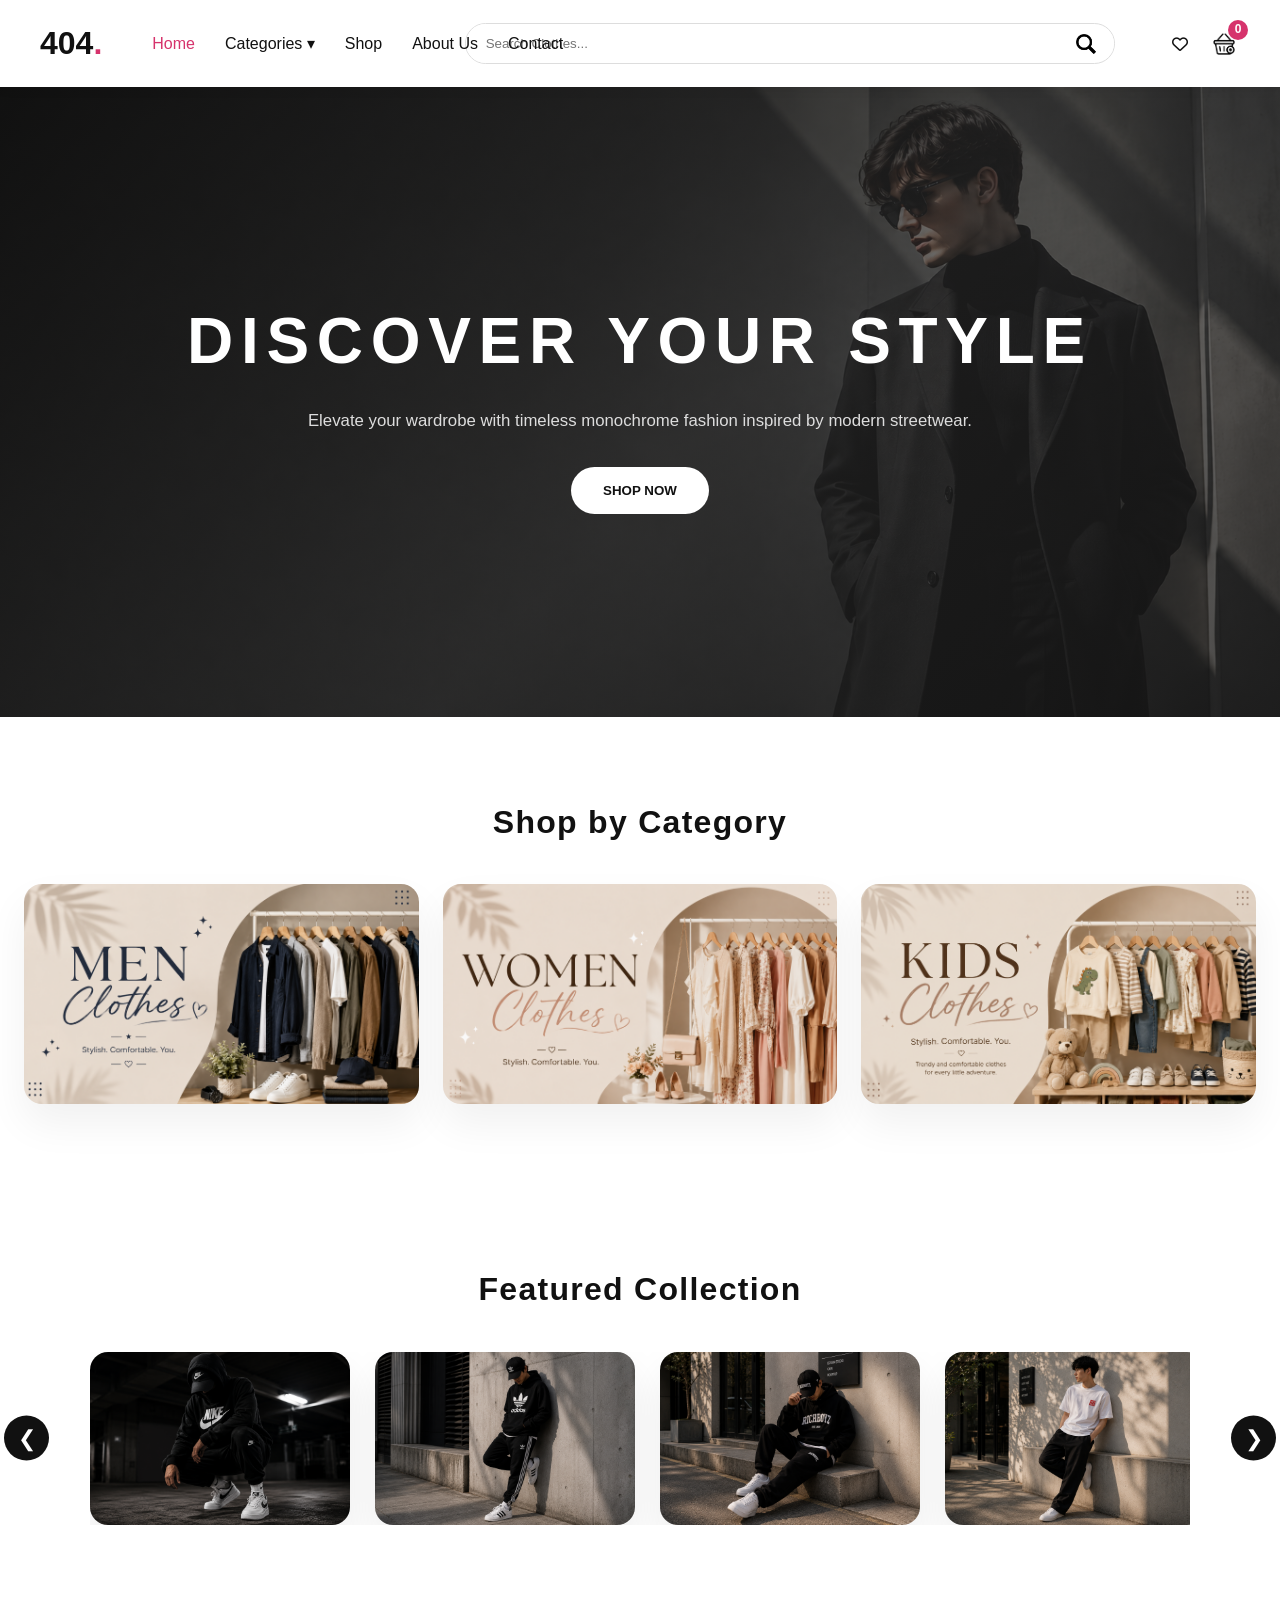
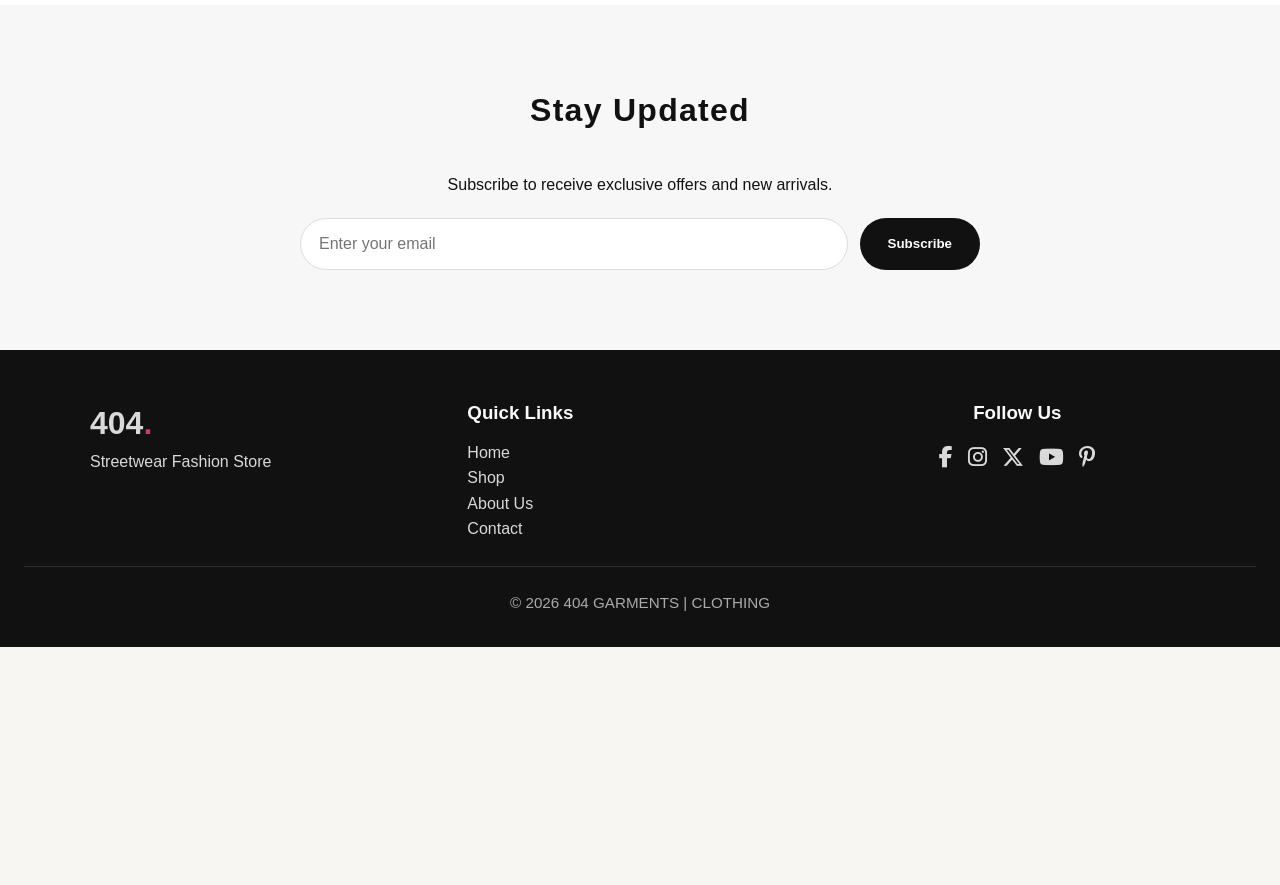
<file: index.html>
<!DOCTYPE html>
<html lang="en">
<head>
    <meta charset="UTF-8">
   <meta http-equiv="refresh" content="0; url=html/home.html">
    <title>Redirecting...</title>
</head>
<body>
    <p>If you are not redirected automatically, <a href="html/home.html">click here</a>.</p>
</body>
</html>
</file>
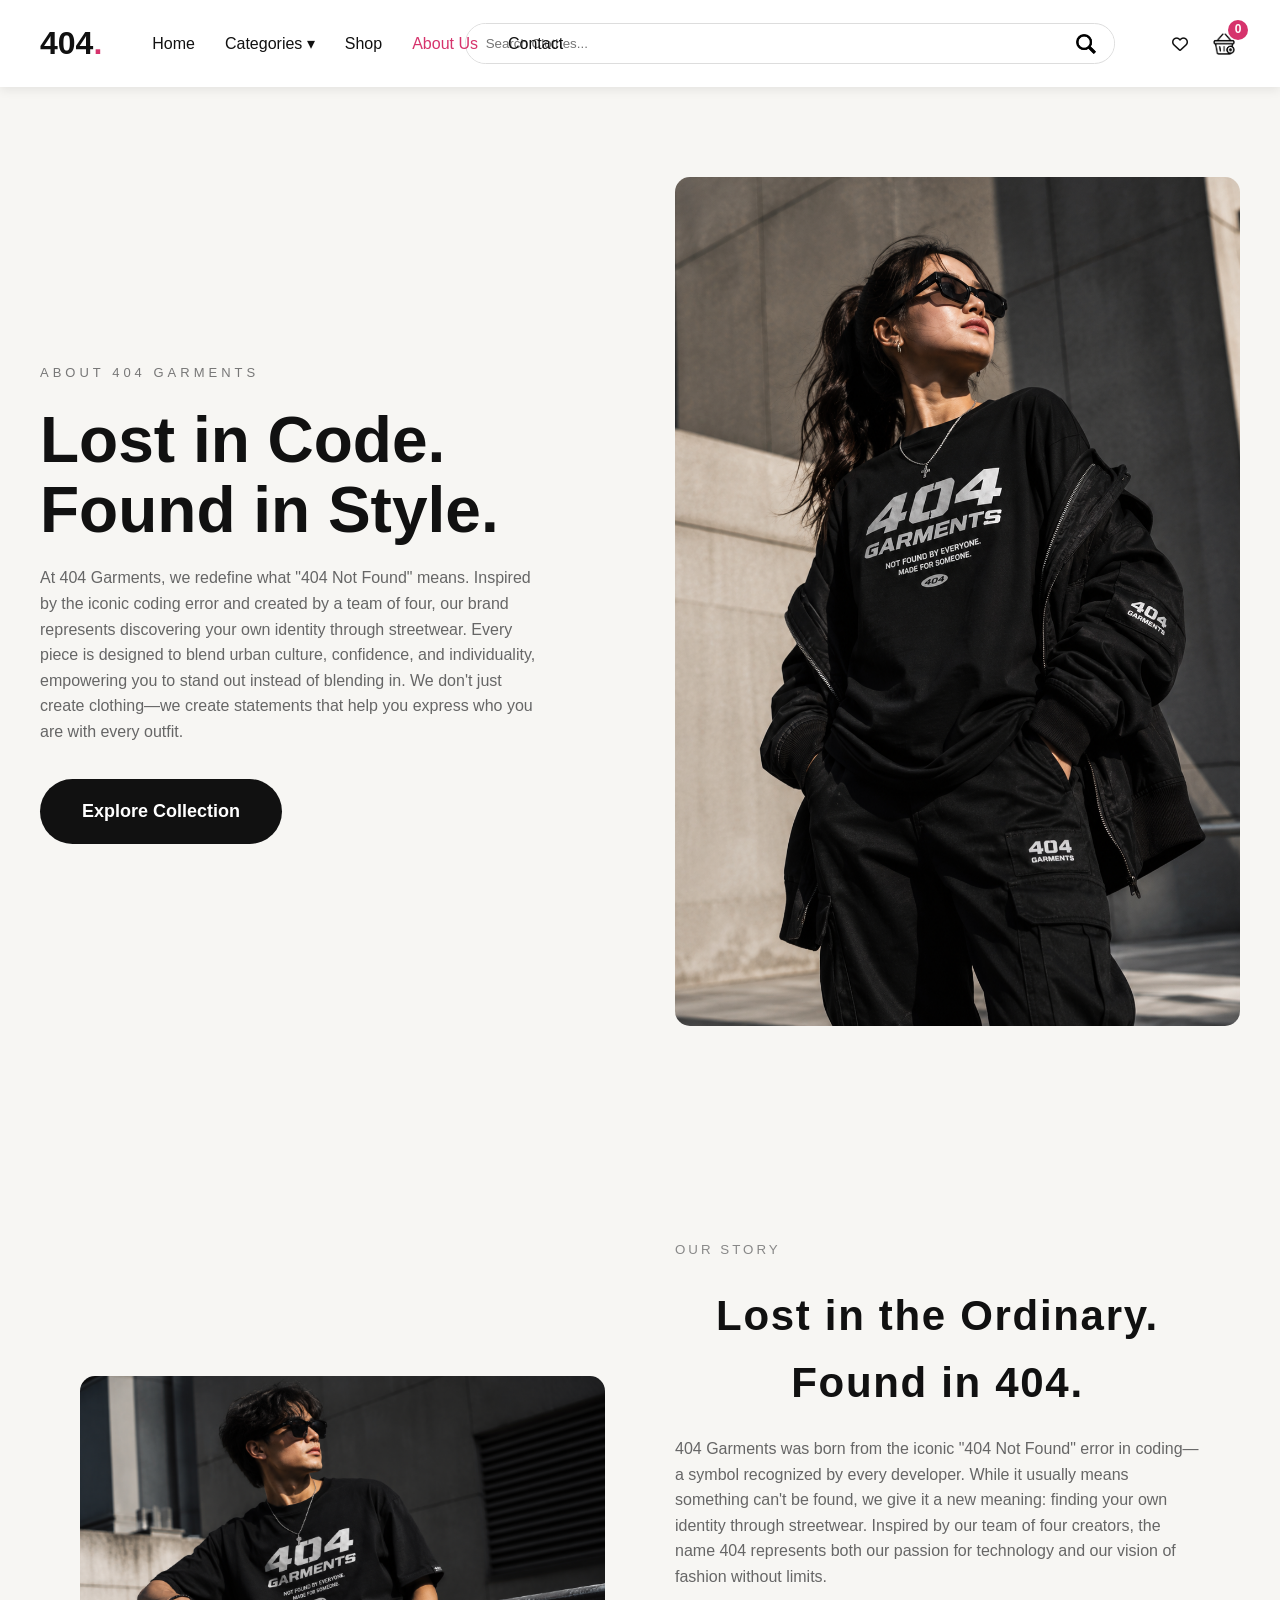
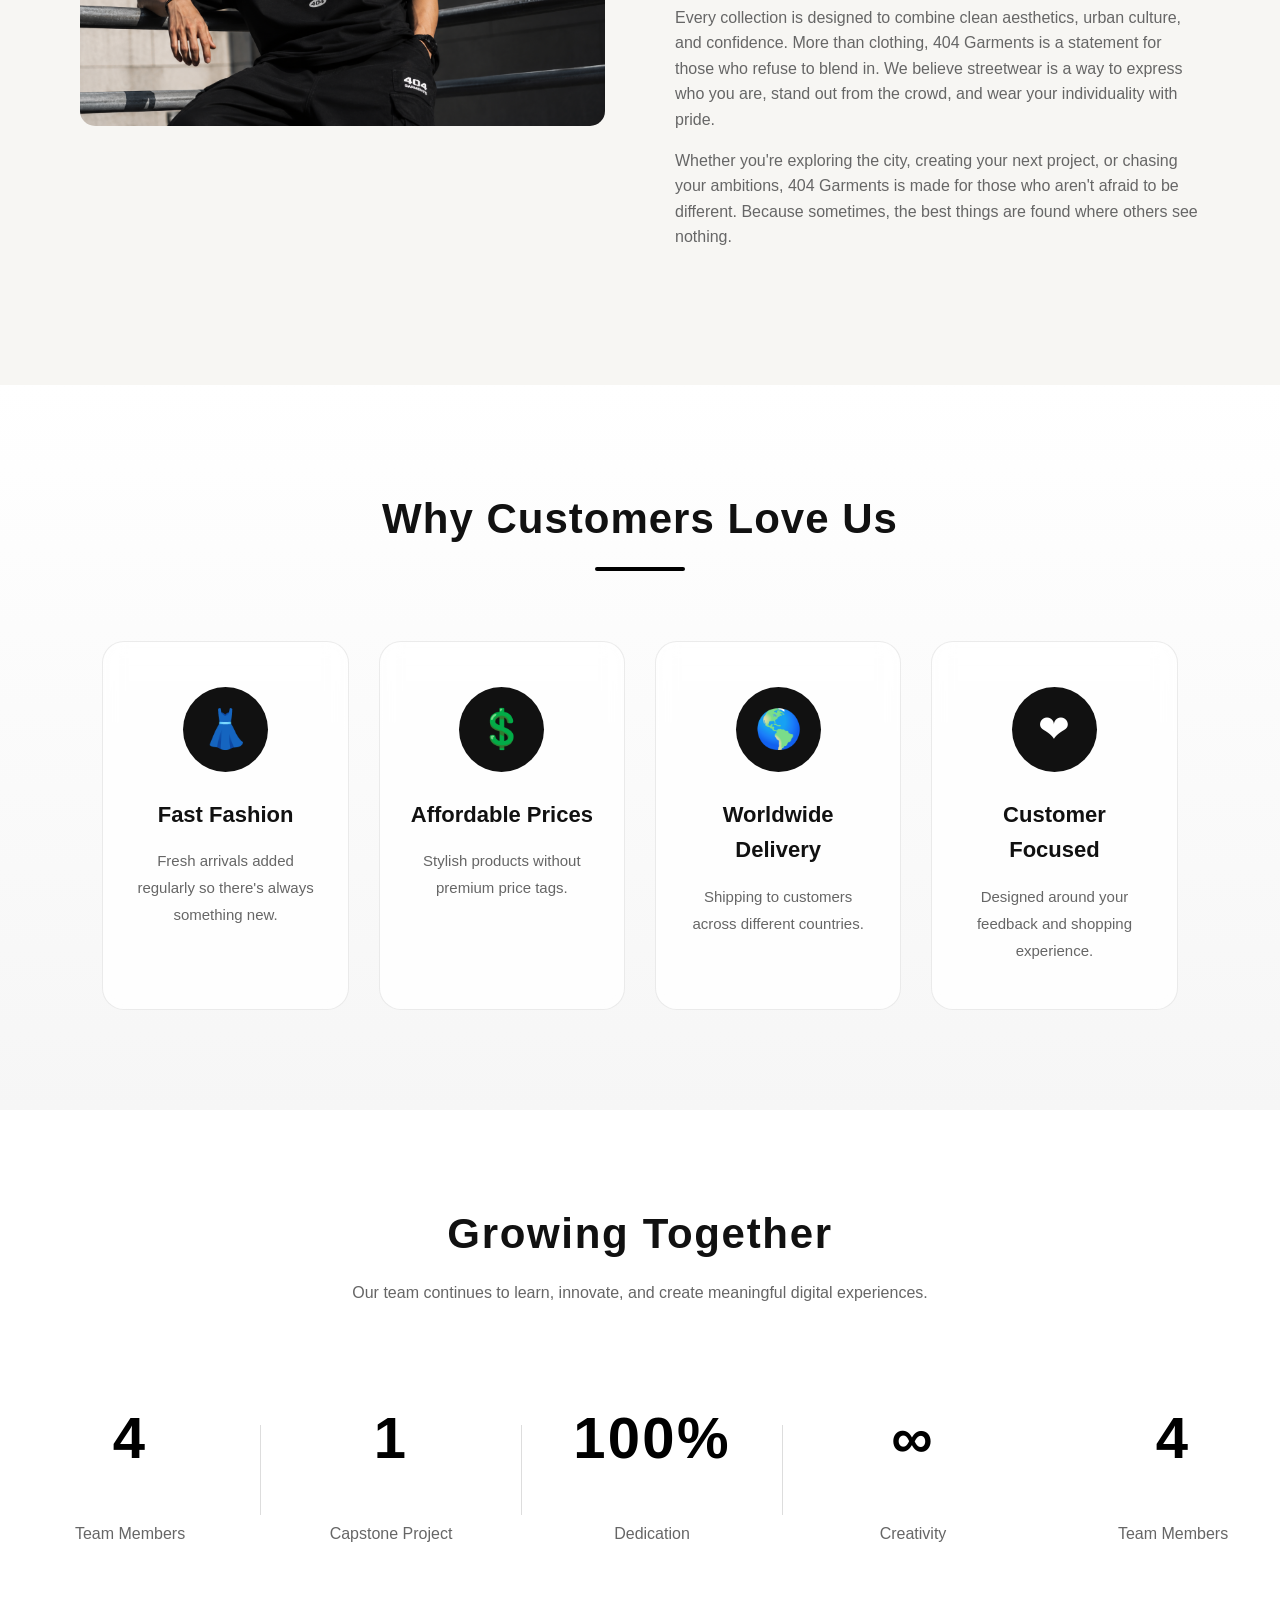
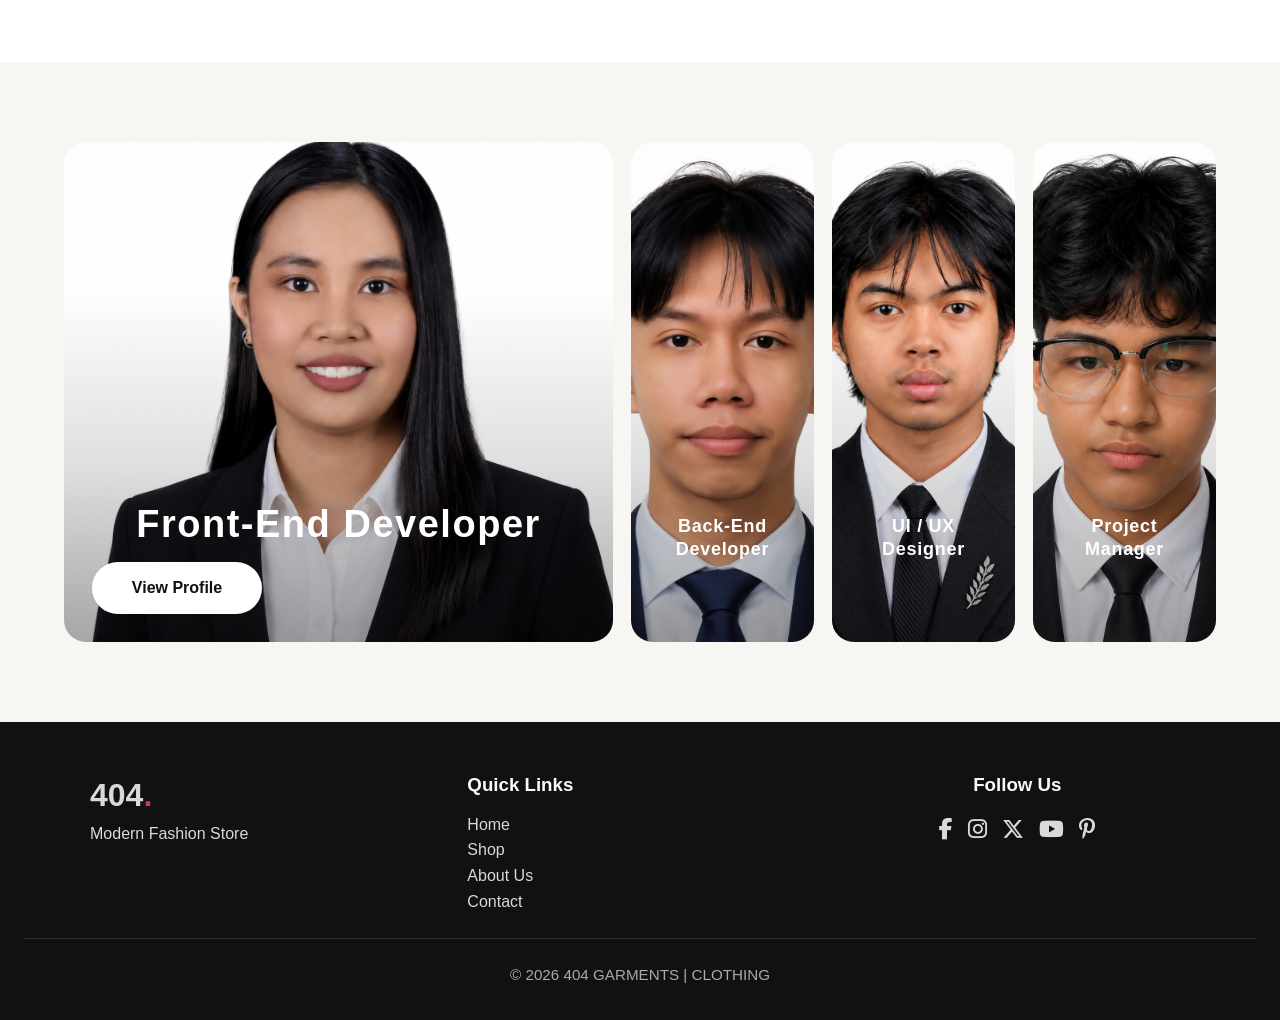
<file: html/aboutus.html>
<!DOCTYPE html>
<html lang="en">
<head>
    <meta charset="UTF-8">
    <meta name="viewport" content="width=device-width, initial-scale=1.0">
    <link rel="stylesheet" href="../css/home.css">
    <link rel="stylesheet" href="../css/aboutus.css">
    <link rel="stylesheet" href="../css/modals.css">
    <link rel="stylesheet" href="https://cdnjs.cloudflare.com/ajax/libs/font-awesome/6.6.0/css/all.min.css">
    <title>404 Garments | About Us</title>
</head>  
<body>

    <header>
      <div class="left">

        <a href="home.html" class="logo">
            404<span class="logo-dot">.</span>
        </a>

        <button class="hamburger" id="hamburgerBtn" aria-label="Toggle navigation" aria-expanded="false">
            <span></span>
            <span></span>
            <span></span>
        </button>

        <nav id="mainNav">
            <a href="home.html">Home</a>

            <div class="dropdown">

                <a href="#">Categories ▾</a>

                <div class="mega-menu">

                    <div class="menu-left">

                        <a href="shop.html?category=men" class="category-link active" data-target="men-products">Men</a>
                        <a href="shop.html?category=women" class="category-link" data-target="women-products">Women</a>
                        <a href="shop.html?category=kids" class="category-link" data-target="kids-products">Kids</a>

                    </div>

                    <div class="menu-right">

                        <!-- MEN -->
                        <div id="men-products" class="product-group active">
                            <div class="menu-card">
                                <a href="shop.html?category=men"><img src="../images/addto.png"><span>View All</span></a>
                            </div>
                            <div class="menu-card">
                                <a href="shop.html?category=men&brand=nike"><img src="../images/nikeBrandLogo.png"><span>Nike</span></a>
                            </div>
                            <div class="menu-card">
                                <a href="shop.html?category=men&brand=richboyz"><img src="../images/richboyzlogo.png"><span>Richboyz</span></a>
                            </div>
                            <div class="menu-card">
                                <a href="shop.html?category=men&brand=adidas"><img src="../images/adidaslogo.jpg"><span>adidas</span></a>
                            </div>
                            <div class="menu-card">
                                <a href="shop.html?category=men&brand=uniqlo"><img src="../images/uniqlologo.png"><span>Uniqlo</span></a>
                            </div>
                        </div>

                        <!-- Kids -->
                        <div id="kids-products" class="product-group">
                            <div class="menu-card">
                                <a href="shop.html?category=kids"><img src="../images/addto.png"><span>View All</span></a>
                            </div>
                            <div class="menu-card">
                                <a href="shop.html?category=kids&brand=nike"><img src="../images/nikeBrandLogo.png"><span>Nike</span></a>
                            </div>
                            <div class="menu-card">
                                <a href="shop.html?category=kids&brand=richboyz"><img src="../images/richboyzlogo.png"><span>Richboyz</span></a>
                            </div>
                            <div class="menu-card">
                                <a href="shop.html?category=kids&brand=adidas"><img src="../images/adidaslogo.jpg"><span>adidas</span></a>
                            </div>
                            <div class="menu-card">
                                <a href="shop.html?category=kids&brand=uniqlo"><img src="../images/uniqlologo.png"><span>Uniqlo</span></a>
                            </div>
                        </div>

                        <!-- WOMEN -->
                        <div id="women-products" class="product-group">
                            <div class="menu-card">
                                <a href="shop.html?category=women"><img src="../images/addto.png"><span>View All</span></a>
                            </div>
                            <div class="menu-card">
                                <a href="shop.html?category=women&brand=nike"><img src="../images/nikeBrandLogo.png"><span>Nike</span></a>
                            </div>
                            <div class="menu-card">
                                <a href="shop.html?category=women&brand=richboyz"><img src="../images/richboyzlogo.png"><span>Richboyz</span></a>
                            </div>
                            <div class="menu-card">
                                <a href="shop.html?category=women&brand=adidas"><img src="../images/adidaslogo.jpg"><span>adidas</span></a>
                            </div>
                            <div class="menu-card">
                                <a href="shop.html?category=women&brand=uniqlo"><img src="../images/uniqlologo.png"><span>Uniqlo</span></a>
                            </div>
                        </div>

                    </div>
                </div>
            </div>

            <a href="shop.html">Shop</a>
            <a href="aboutus.html" style="color:#d6336c;">About Us</a>
            <a href="contact.html">Contact</a>

        </nav>
    </div>

    <!--  search  -->

   <div class="center">
        <div class="search-box">

        <input
        id="searchInput"
        type="text"
        placeholder="Search Clothes...">

        <button id="searchBtn">
            <img src="../images/sirch.png">
        </button>

        </div>
    </div>

    <div class="right">
        <i class="far fa-heart"></i>
        <div class="cart" id="cartTrigger">
            <img src="../images/addto.png" id="cart-icon">
            <span id="cart-count">0</span>
        </div>
    </div>
</header>

<main>

    <!-- HERO -->
    <section class="hero">
        <div class="hero-text">
            <span>ABOUT 404 GARMENTS</span>
            <h1>Lost in Code. Found in Style.</h1>

            <p>
                At 404 Garments, we redefine what "404 Not Found" means. Inspired by the
                iconic coding error and created by a team of four, our brand represents
                discovering your own identity through streetwear. Every piece is designed
                to blend urban culture, confidence, and individuality, empowering you to
                stand out instead of blending in. We don't just create clothing—we create
                statements that help you express who you are with every outfit.
            </p>

            <a href="shop.html" class="btn">Explore Collection</a>
        </div>

        <div class="hero-image">
            <img src="../images/pic1.png" alt="Girl">
        </div>
    </section>

    <!-- STORY -->
    <section class="story">
        <div class="story-image">
            <img src="../images/pic2.png" alt="Boy">
        </div>
        <div class="story-text">
            <small>OUR STORY</small>
            <h2>Lost in the Ordinary. Found in 404.</h2>
            <p>
                404 Garments was born from the iconic "404 Not Found" error in coding—a
                symbol recognized by every developer. While it usually means something
                can't be found, we give it a new meaning: finding your own identity through
                streetwear. Inspired by our team of four creators, the name 404 represents
                both our passion for technology and our vision of fashion without limits.
            </p>
            <p>
                Every collection is designed to combine clean aesthetics, urban culture,
                and confidence. More than clothing, 404 Garments is a statement for those
                who refuse to blend in. We believe streetwear is a way to express who you
                are, stand out from the crowd, and wear your individuality with pride.
            </p>
            <p>
                Whether you're exploring the city, creating your next project, or chasing
                your ambitions, 404 Garments is made for those who aren't afraid to be
                different. Because sometimes, the best things are found where others see
                nothing.
           </p>
        </div>
    </section>

   <!-- FEATURES-->
<section class="features">

    <h2>Why Customers Love Us</h2>

    <div class="feature-grid">

        <div class="feature">
            <div class="feature-icon">👗</div>
            <h3>Fast Fashion</h3>
            <p>Fresh arrivals added regularly so there's always something new.</p>
        </div>

        <div class="feature">
            <div class="feature-icon">💲</div>
            <h3>Affordable Prices</h3>
            <p>Stylish products without premium price tags.</p>
        </div>

        <div class="feature">
            <div class="feature-icon">🌎</div>
            <h3>Worldwide Delivery</h3>
            <p>Shipping to customers across different countries.</p>
        </div>

        <div class="feature">
            <div class="feature-icon">❤</div>
            <h3>Customer Focused</h3>
            <p>Designed around your feedback and shopping experience.</p>
        </div>

    </div>

</section>

<!-- Statistics -->

<section class="stats-section">
    <div class="section-title">
        <h2>Growing Together</h2>
        <p>Our team continues to learn, innovate, and create meaningful digital experiences.</p>
    </div>

    <div class="stats-slider">
        <div class="stats-track">

            <!-- First Set -->
            <div class="stat-item">
                <h2>4</h2>
                <p>Team Members</p>
            </div>

            <div class="divider"></div>

            <div class="stat-item">
                <h2>1</h2>
                <p>Capstone Project</p>
            </div>

            <div class="divider"></div>

            <div class="stat-item">
                <h2>100%</h2>
                <p>Dedication</p>
            </div>

            <div class="divider"></div>

            <div class="stat-item">
                <h2>∞</h2>
                <p>Creativity</p>
            </div>

            <div class="stat-item">
                <h2>4</h2>
                <p>Team Members</p>
            </div>

            <div class="divider"></div>

            <div class="stat-item">
                <h2>1</h2>
                <p>Capstone Project</p>
            </div>

            <div class="divider"></div>

            <div class="stat-item">
                <h2>100%</h2>
                <p>Dedication</p>
            </div>

            <div class="divider"></div>

            <div class="stat-item">
                <h2>∞</h2>
                <p>Creativity</p>
            </div>
        </div>
    </div>
</section>

<section class="team-section">
    <div class="team-container">

        <!-- CARD 1 -->
        <div class="card active">
            <img src="../images/chloe.png" alt="Member 1">
            <div class="overlay">
                <div class="content">
                    <h2>Front-End Developer</h2>
                    <a href="#" class="profile-btn" data-member="1">View Profile</a>
                </div>
            </div>
        </div>

        <!-- CARD 2 -->
        <div class="card">
            <img src="../images/fran.png" alt="Member 2">
            <div class="overlay">
                <div class="content">
                    <h2>Back-End Developer</h2>
                    <a href="#" class="profile-btn" data-member="2">View Profile</a>
                </div>
            </div>
        </div>

        <!-- CARD 3 -->
        <div class="card">
            <img src="../images/yvan.png" alt="Member 3">
            <div class="overlay">
                <div class="content">
                    <h2>UI / UX Designer</h2>
                    <a href="#" class="profile-btn" data-member="3">View Profile</a>
                </div>
            </div>
        </div>

        <!-- CARD 4 -->
        <div class="card">
            <img src="../images/justin.png" alt="Member 4">
            <div class="overlay">
                <div class="content">
                    <h2>Project Manager</h2>
                    <a href="#" class="profile-btn" data-member="4">View Profile</a>
                </div>
            </div>

        
        </div>
    </div>
</section>

<!-- PROFILE POPUP -->
<div class="profile-modal" id="profileModal">

    <div class="profile-box">

        <span class="close-modal">&times;</span>

        <img id="profileImage">

        <h2 id="profileName"></h2>

        <h4 id="profileRole"></h4>

        <p id="profileDescription"></p>

        <h3>Skills</h3>

        <ul id="profileSkills"></ul>

    </div>

</div>
</main>

<footer>

    <div class="footer-content">

        <div>

            <a href="home.html" class="logo">
        404<span class="logo-dot">.</span>
    </a>

            <p>Modern Fashion Store</p>

        </div>

        <div>

            <h3>Quick Links</h3>

            <a href="home.html">Home</a><br>
            <a href="shop.html">Shop</a><br>
            <a href="aboutus.html">About Us</a><br>
            <a href="contact.html">Contact</a>

        </div>

        <div class="footer-follow">

            <h3>Follow Us</h3>

            <div class="follow-section">

                <div class="social-app">

                    <div class="social-icons">
                        <a href="https://www.facebook.com/" target="_blank">
                            <i class="fa-brands fa-facebook-f"></i>
                        </a>

                        <a href="https://www.instagram.com/" target="_blank">
                            <i class="fa-brands fa-instagram"></i>
                        </a>

                        <a href="https://x.com/" target="_blank">
                            <i class="fa-brands fa-x-twitter"></i>
                        </a>

                        <a href="https://www.youtube.com/" target="_blank">
                            <i class="fa-brands fa-youtube"></i>
                        </a>

                        <a href="https://www.pinterest.com/" target="_blank">
                            <i class="fa-brands fa-pinterest-p"></i>
                        </a>
                    </div>

                </div>

            </div>

        </div>

    </div>

    <hr>

    <p class="copyright">
        © 2026 404 GARMENTS | CLOTHING
    </p>

</footer>

<!--  CART MODAL  -->

<div class="modal-overlay" id="cartOverlay">
    <div class="modal-box cart-box">
        <button class="modal-close" id="cartClose" aria-label="Close">&times;</button>
        <h2>Your Cart</h2>

        <div class="cart-items" id="cartItems"></div>
        <p class="cart-empty" id="cartEmptyMsg" hidden>Your cart is empty.</p>

        <div class="cart-summary">
            <div class="cart-subtotal"><span>Subtotal</span><span id="cartSubtotal">$0.00</span></div>
            <button class="checkout-btn" id="checkoutBtn">Checkout</button>
        </div>
    </div>
</div>

<!--  CHECKOUT MODAL  -->

<div class="modal-overlay" id="checkoutOverlay">
    <div class="modal-box checkout-box">
        <button class="modal-close" id="checkoutClose" aria-label="Close">&times;</button>
        <h2>Checkout</h2>

        <form id="checkoutForm">

            <label class="ck-field">
                Full Name
                <input type="text" id="ckName" required placeholder="Juan Dela Cruz">
            </label>

            <label class="ck-field">
                Delivery Address
                <textarea id="ckAddress" required placeholder="House No., Street, Barangay, City"></textarea>
            </label>

            <label class="ck-field">
                Contact Number
                <input type="tel" id="ckPhone" required placeholder="09xx xxx xxxx">
            </label>

            <div class="payment-options">
                <span class="qv-size-label">Payment Method</span>

                <label class="payment-choice">
                    <input type="radio" name="payment" value="cod" checked>
                    Cash on Delivery
                </label>

                <label class="payment-choice">
                    <input type="radio" name="payment" value="online">
                    Online Payment
                </label>
            </div>

            <div class="checkout-total"><span>Total</span><span id="checkoutTotal">$0.00</span></div>

            <button type="submit" class="place-order-btn">Place Order</button>

        </form>
    </div>
</div>

<!--  ORDER SUCCESS  -->

<div class="success-overlay" id="successOverlay">
    <div class="success-box">
        <div class="success-icon">&#10003;</div>
        <h2>Order Placed Successfully!</h2>
        <p id="successMsg">Thank you for shopping with MWA.</p>
        <button class="success-close-btn" id="successCloseBtn">Continue Shopping</button>
    </div>
</div>

<script src="../js/cart.js"></script>
<script src="../js/cart-ui.js"></script>
<script src="../js/aboutus.js"></script>
<script src="../js/profile.js"></script>

</body>
</html>
</file>
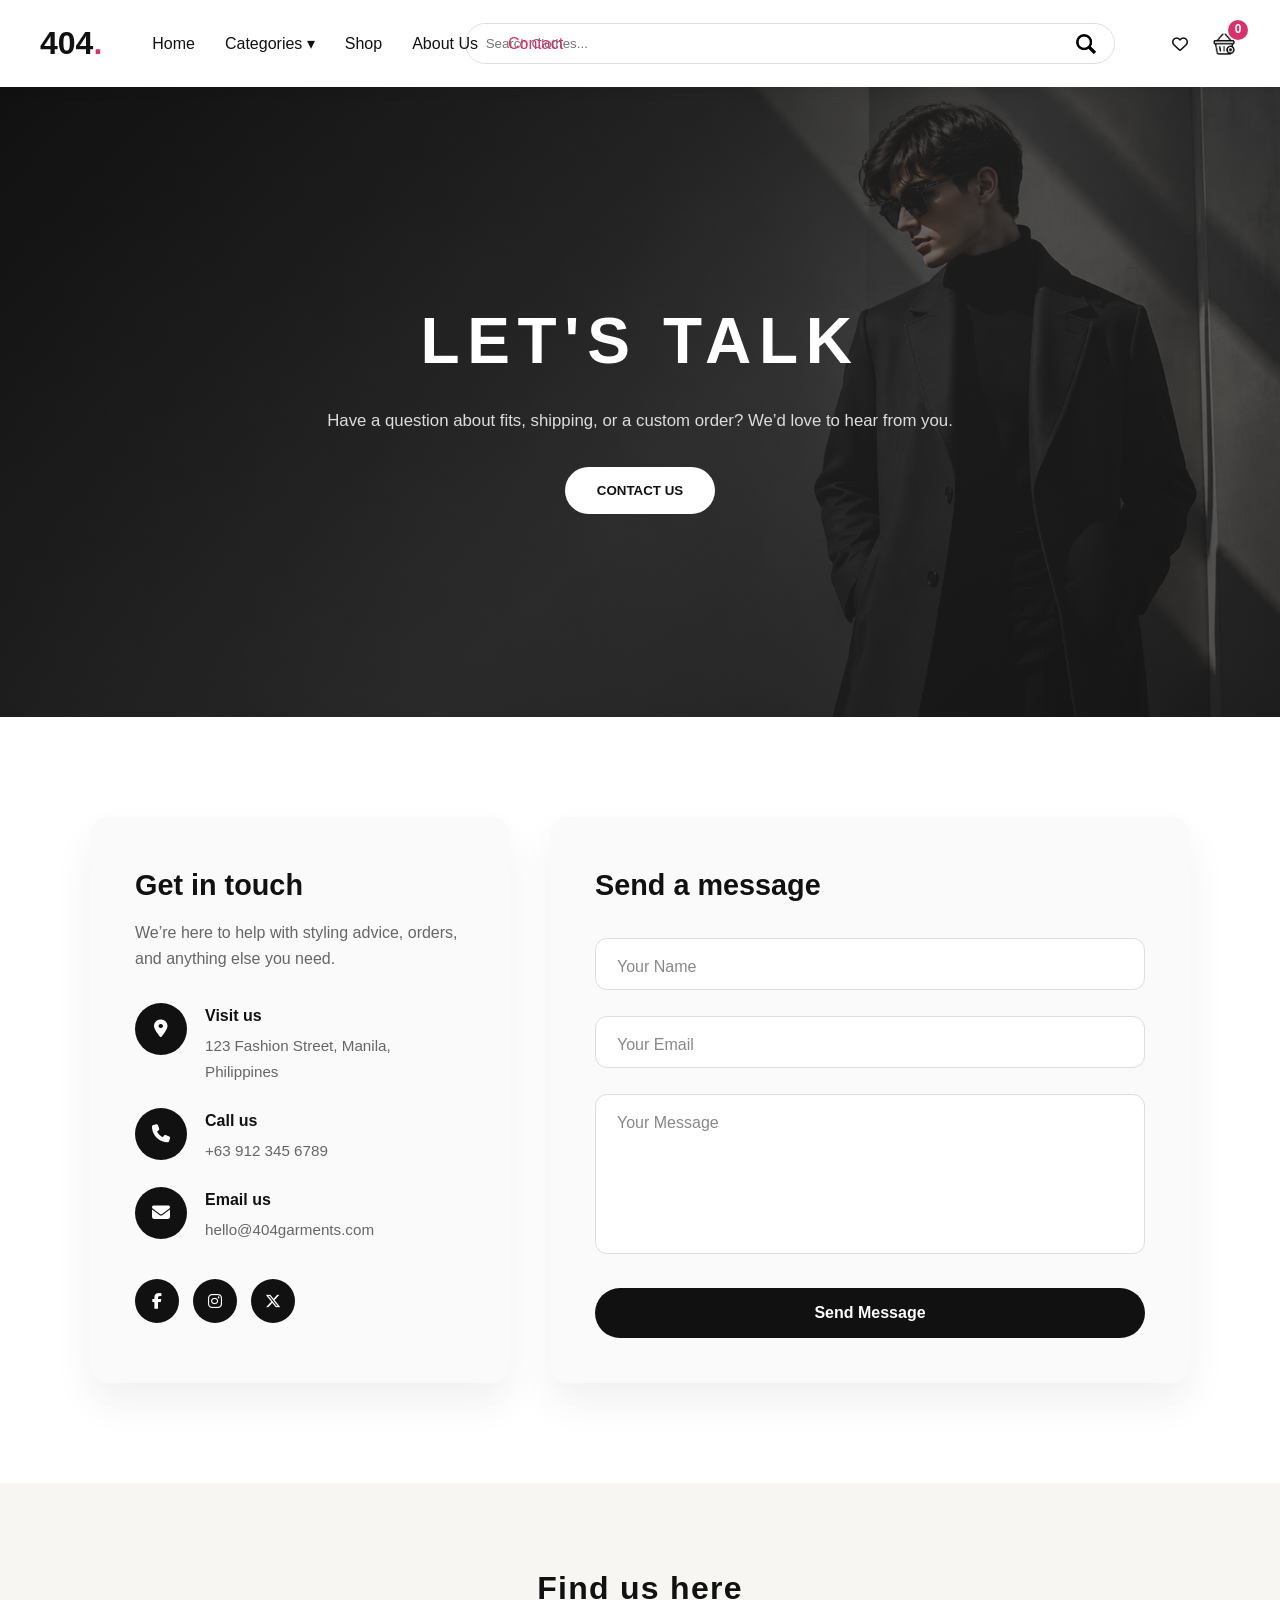
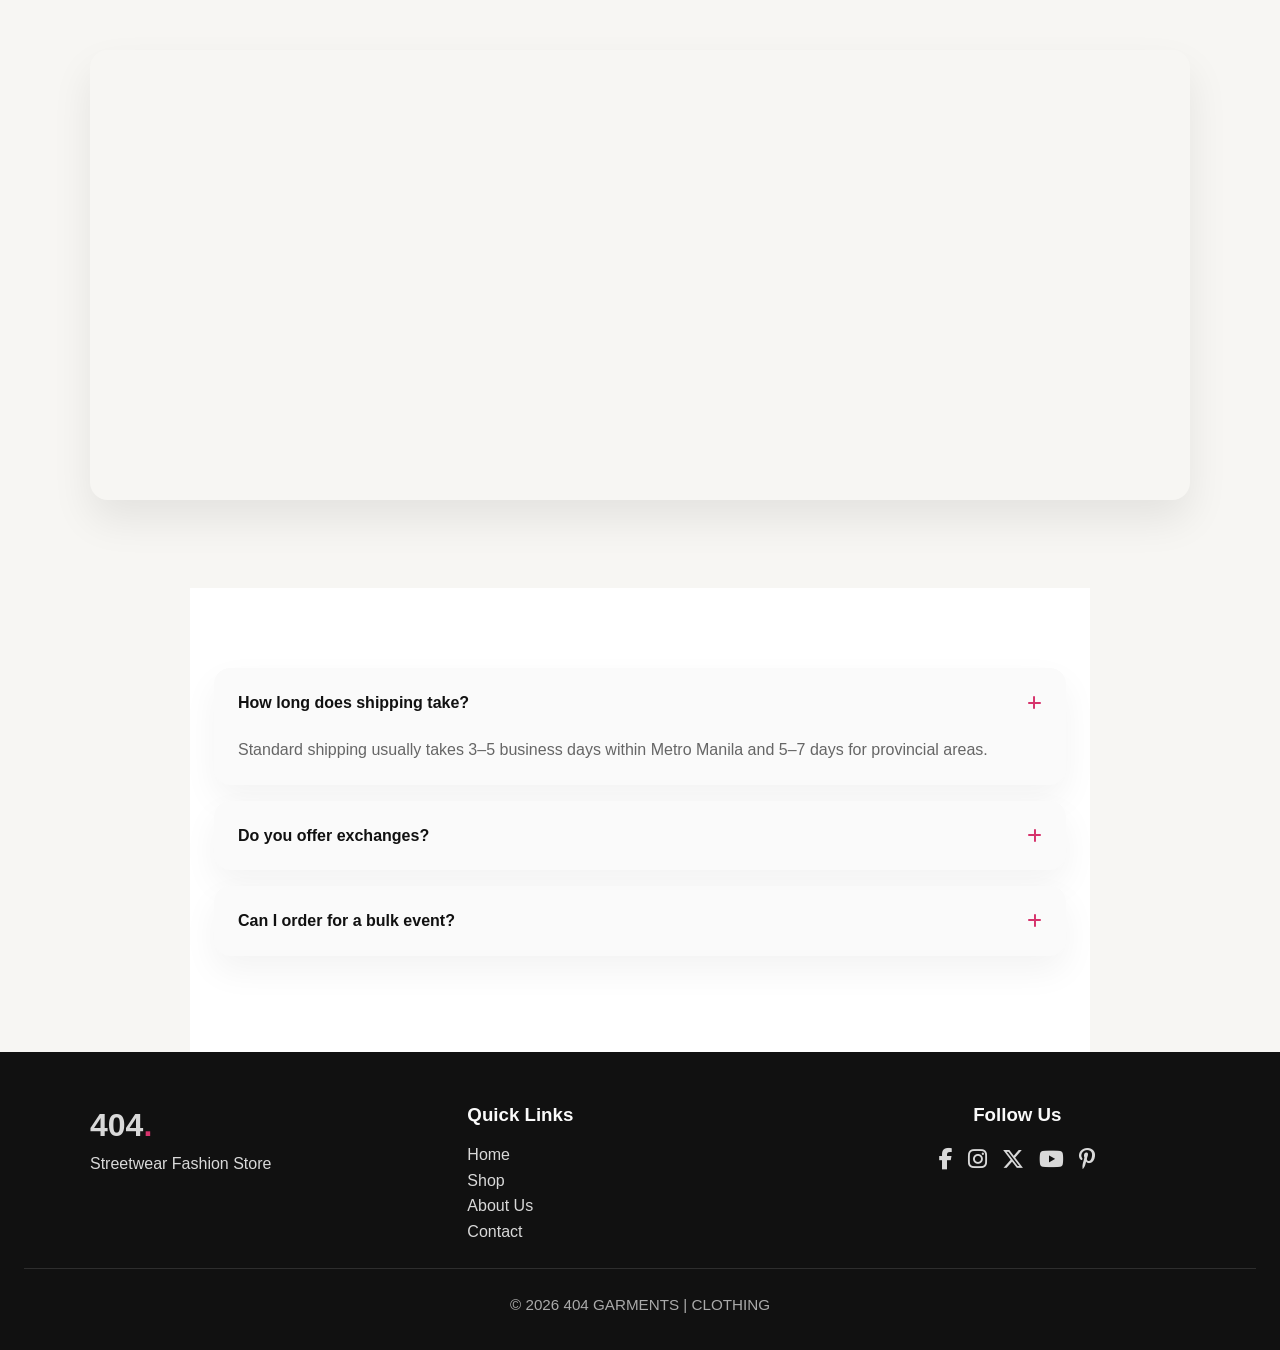
<file: html/contact.html>
<!DOCTYPE html>
<html lang="en">
<head>
    <meta charset="UTF-8">
    <meta name="viewport" content="width=device-width, initial-scale=1.0">
   <link rel="stylesheet" href="../css/home.css">
   <link rel="stylesheet" href="../css/contact.css">
     <link rel="stylesheet" href="../css/modals.css">
    <link rel="stylesheet" href="https://cdnjs.cloudflare.com/ajax/libs/font-awesome/6.6.0/css/all.min.css">
    <title>404 | Garments</title>
</head>
<body>

<header>

  <div class="left">

        <a href="home.html" class="logo">
            404<span class="logo-dot">.</span>
        </a>

        <button class="hamburger" id="hamburgerBtn" aria-label="Toggle navigation" aria-expanded="false">
            <span></span>
            <span></span>
            <span></span>
        </button>

        <nav id="mainNav">
            <a href="home.html">Home</a>

            <div class="dropdown">

                <a href="#">Categories ▾</a>

                <div class="mega-menu">

                    <div class="menu-left">

                                
                        <a href="shop.html?category=men" class="category-link active" data-target="men-products">Men</a>
                        <a href="shop.html?category=women" class="category-link" data-target="women-products">Women</a>
                        <a href="shop.html?category=kids" class="category-link" data-target="kids-products">Kids</a>

                    </div>

                    <div class="menu-right">

                        <!-- MEN -->
                        <div id="men-products" class="product-group active">
                            <div class="menu-card">
                                <a href="shop.html?category=men"><img src="../images/addto.png"><span>View All</span></a>
                            </div>
                            <div class="menu-card">
                                <a href="shop.html?category=men&brand=nike"><img src="../images/nikeBrandLogo.png"><span>Nike</span></a>
                            </div>
                            <div class="menu-card">
                                <a href="shop.html?category=men&brand=richboyz"><img src="../images/richboyzlogo.png"><span>Richboyz</span></a>
                            </div>
                            <div class="menu-card">
                                <a href="shop.html?category=men&brand=adidas"><img src="../images/adidaslogo.jpg"><span>adidas</span></a>
                            </div>
                            <div class="menu-card">
                                <a href="shop.html?category=men&brand=uniqlo"><img src="../images/uniqlologo.png"><span>Uniqlo</span></a>
                            </div>
                        </div>

                        <!-- Kids -->
                        <div id="kids-products" class="product-group">
                            <div class="menu-card">
                                <a href="shop.html?category=kids"><img src="../images/addto.png"><span>View All</span></a>
                            </div>
                            <div class="menu-card">
                                <a href="shop.html?category=kids&brand=nike"><img src="../images/nikeBrandLogo.png"><span>Nike</span></a>
                            </div>
                            <div class="menu-card">
                                <a href="shop.html?category=kids&brand=richboyz"><img src="../images/richboyzlogo.png"><span>Richboyz</span></a>
                            </div>
                            <div class="menu-card">
                                <a href="shop.html?category=kids&brand=adidas"><img src="../images/adidaslogo.jpg"><span>adidas</span></a>
                            </div>
                            <div class="menu-card">
                                <a href="shop.html?category=kids&brand=uniqlo"><img src="../images/uniqlologo.png"><span>Uniqlo</span></a>
                            </div>
                        </div>

                        <!-- WOMEN -->
                        <div id="women-products" class="product-group">
                            <div class="menu-card">
                                <a href="shop.html?category=women"><img src="../images/addto.png"><span>View All</span></a>
                            </div>
                            <div class="menu-card">
                                <a href="shop.html?category=women&brand=nike"><img src="../images/nikeBrandLogo.png"><span>Nike</span></a>
                            </div>
                            <div class="menu-card">
                                <a href="shop.html?category=women&brand=richboyz"><img src="../images/richboyzlogo.png"><span>Richboyz</span></a>
                            </div>
                            <div class="menu-card">
                                <a href="shop.html?category=women&brand=adidas"><img src="../images/adidaslogo.jpg"><span>adidas</span></a>
                            </div>
                            <div class="menu-card">
                                <a href="shop.html?category=women&brand=uniqlo"><img src="../images/uniqlologo.png"><span>Uniqlo</span></a>
                            </div>
                        </div>

                    </div>
                </div>
            </div>

            <a href="shop.html">Shop</a>
            <a href="aboutus.html">About Us</a>
            <a href="contact.html" style="color:#d6336c;">Contact</a>


        </nav>
    </div>

    <!--  search  -->

   <div class="center">

        <div class="search-box">

             <input
        id="searchInput"
        type="text"
        placeholder="Search Clothes...">

           <button id="searchBtn">
        <img src="../images/sirch.png">
    </button>

        </div>

    </div>

    <div class="right">

        <i class="far fa-heart"></i>

        <div class="cart" id="cartTrigger">
            <img src="../images/addto.png" id="cart-icon">
            <span id="cart-count">0</span>
        </div>

    </div>

</header>

<section class="contact-hero slide">
    <div class="slide-bg">
        <div class="slide-bg-item active" style="background-image: url('../images/slide5.png');"></div>
    </div>

    <div class="slide-content">
        <h1>LET'S TALK</h1>
        <p>Have a question about fits, shipping, or a custom order? We’d love to hear from you.</p>
        <button id="heroBtn">CONTACT US</button>
    </div>
</section>

<section class="contact-section" id="contact">
    <div class="contact-grid">
        <div class="contact-info">
            <h3>Get in touch</h3>
            <p>We’re here to help with styling advice, orders, and anything else you need.</p>

            <div class="info">
                <div class="box">
                    <i class="fa-solid fa-location-dot"></i>
                    <div>
                        <h4>Visit us</h4>
                        <span>123 Fashion Street, Manila, Philippines</span>
                    </div>
                </div>

                <div class="box">
                    <i class="fa-solid fa-phone"></i>
                    <div>
                        <h4>Call us</h4>
                        <span>+63 912 345 6789</span>
                    </div>
                </div>

                <div class="box">
                    <i class="fa-solid fa-envelope"></i>
                    <div>
                        <h4>Email us</h4>
                        <span>hello@404garments.com</span>
                    </div>
                </div>
            </div>

            <div class="contact-socials">
                <a href="https://www.facebook.com/" target="_blank" rel="noopener noreferrer"><i class="fab fa-facebook-f"></i></a>
                <a href="https://www.instagram.com/" target="_blank" rel="noopener noreferrer"><i class="fab fa-instagram"></i></a>
                <a href="https://x.com/" target="_blank" rel="noopener noreferrer"><i class="fab fa-x-twitter"></i></a>
            </div>
        </div>

        <div class="contact-form">
            <h3>Send a message</h3>
            <form id="contactForm">
                <div class="input-box">
                    <input type="text" name="name" required>
                    <label>Your Name</label>
                </div>

                <div class="input-box">
                    <input type="email" name="email" required>
                    <label>Your Email</label>
                </div>

                <div class="input-box">
                    <textarea name="message" required></textarea>
                    <label>Your Message</label>
                </div>

                <button type="submit">Send Message</button>
            </form>
        </div>
    </div>
</section>

<section class="map">
    <h3>Find us here</h3>
    <iframe src="https://www.google.com/maps?q=Manila%20Philippines&z=13&output=embed"></iframe>
</section>

<section class="faq">
    <div class="faq-container">
        <div class="faq-item active">
            <div class="question">How long does shipping take? <i class="fa-solid fa-plus"></i></div>
            <div class="answer">Standard shipping usually takes 3–5 business days within Metro Manila and 5–7 days for provincial areas.</div>
        </div>
        <div class="faq-item">
            <div class="question">Do you offer exchanges? <i class="fa-solid fa-plus"></i></div>
            <div class="answer">Yes, exchanges are available within 7 days for unworn items with original tags and packaging.</div>
        </div>
        <div class="faq-item">
            <div class="question">Can I order for a bulk event? <i class="fa-solid fa-plus"></i></div>
            <div class="answer">Absolutely. Contact our team for custom orders, team uniforms, and event apparel.</div>
        </div>
    </div>
</section>

<div class="message-success-overlay" id="messageSuccessOverlay">
    <div class="message-success-box">
        <button class="message-success-close" id="messageSuccessCloseBtn" aria-label="Close">&times;</button>
        <h3>Message sent!</h3>
        <p>Thanks for reaching out. We’ll get back to you shortly.</p>
    </div>
</div>

<!--  FOOTER -->

<footer>

    <div class="footer-content">

        <div>

            <a href="home.html" class="logo">
        404<span class="logo-dot">.</span>
    </a>

            <p>Streetwear Fashion Store</p>

        </div>

        <div>

            <h3>Quick Links</h3>

            <a href="home.html">Home</a><br>
            <a href="shop.html">Shop</a><br>
            <a href="aboutus.html">About Us</a><br>
            <a href="contact.html">Contact</a>

        </div>

        <div class="footer-follow">

            <h3>Follow Us</h3>

            <div class="follow-section">

                <div class="social-app">

                    <div class="social-icons">
                        <a href="https://www.facebook.com/" target="_blank" title="Facebook" rel="noopener noreferrer">
                            <i class="fab fa-facebook-f" aria-hidden="true"></i>
                        </a>

                        <a href="https://www.instagram.com/" target="_blank" title="Instagram" rel="noopener noreferrer">
                            <i class="fab fa-instagram" aria-hidden="true"></i>
                        </a>

                        <a href="https://x.com/" target="_blank" title="Twitter" rel="noopener noreferrer">
                            <i class="fab fa-x-twitter" aria-hidden="true"></i>
                        </a>

                        <a href="https://www.youtube.com/" target="_blank" title="YouTube" rel="noopener noreferrer">
                            <i class="fab fa-youtube" aria-hidden="true"></i>
                        </a>

                        <a href="https://www.pinterest.com/" target="_blank" title="Pinterest" rel="noopener noreferrer">
                            <i class="fab fa-pinterest-p" aria-hidden="true"></i>
                        </a>
                    </div>

                </div>

            </div>

        </div>

    </div>

    <hr>

    <p class="copyright">
        © 2026 404 GARMENTS | CLOTHING
    </p>
</footer>

<!--  CART MODAL  -->

<div class="modal-overlay" id="cartOverlay">
    <div class="modal-box cart-box">
        <button class="modal-close" id="cartClose" aria-label="Close">&times;</button>
        <h2>Your Cart</h2>

        <div class="cart-items" id="cartItems"></div>
        <p class="cart-empty" id="cartEmptyMsg" hidden>Your cart is empty.</p>

        <div class="cart-summary">
            <div class="cart-subtotal"><span>Subtotal</span><span id="cartSubtotal">$0.00</span></div>
            <button class="checkout-btn" id="checkoutBtn">Checkout</button>
        </div>
    </div>
</div>

<!--  CHECKOUT MODAL  -->

<div class="modal-overlay" id="checkoutOverlay">
    <div class="modal-box checkout-box">
        <button class="modal-close" id="checkoutClose" aria-label="Close">&times;</button>
        <h2>Checkout</h2>

        <form id="checkoutForm">

            <label class="ck-field">
                Full Name
                <input type="text" id="ckName" required placeholder="Juan Dela Cruz">
            </label>

            <label class="ck-field">
                Delivery Address
                <textarea id="ckAddress" required placeholder="House No., Street, Barangay, City"></textarea>
            </label>

            <label class="ck-field">
                Contact Number
                <input type="tel" id="ckPhone" required placeholder="09xx xxx xxxx">
            </label>

            <div class="payment-options">
                <span class="qv-size-label">Payment Method</span>

                <label class="payment-choice">
                    <input type="radio" name="payment" value="cod" checked>
                    Cash on Delivery
                </label>

                <label class="payment-choice">
                    <input type="radio" name="payment" value="online">
                    Online Payment
                </label>
            </div>

            <div class="checkout-total"><span>Total</span><span id="checkoutTotal">$0.00</span></div>

            <button type="submit" class="place-order-btn">Place Order</button>

        </form>
    </div>
</div>

<!--  ORDER SUCCESS  -->

<div class="success-overlay" id="successOverlay">
    <div class="success-box">
        <div class="success-icon">&#10003;</div>
        <h2>Order Placed Successfully!</h2>
        <p id="successMsg">Thank you for shopping with 404 Garments.</p>
        <button class="success-close-btn" id="successCloseBtn">Continue Shopping</button>
    </div>
</div>

<script src="../js/cart.js"></script>
<script src="../js/cart-ui.js"></script>
<script src="../js/contact.js"></script>


</body>
</html>
</file>
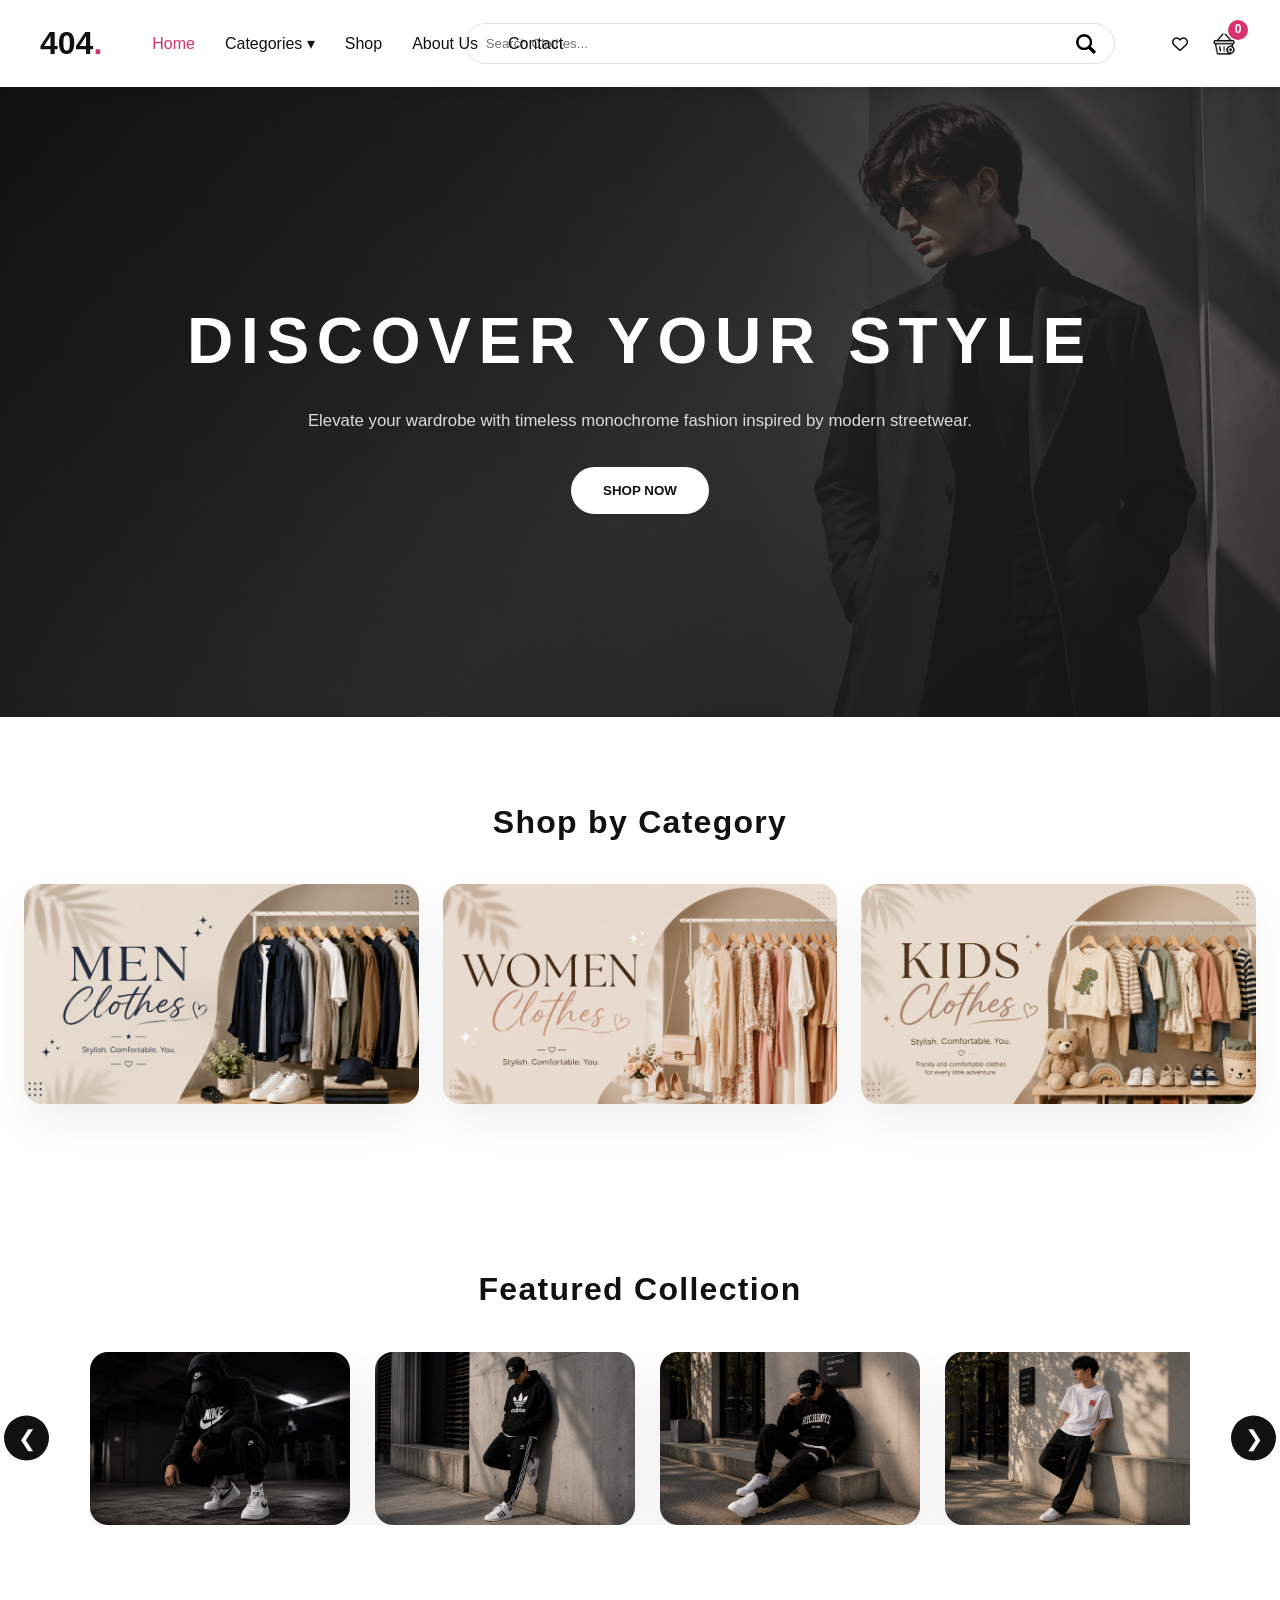
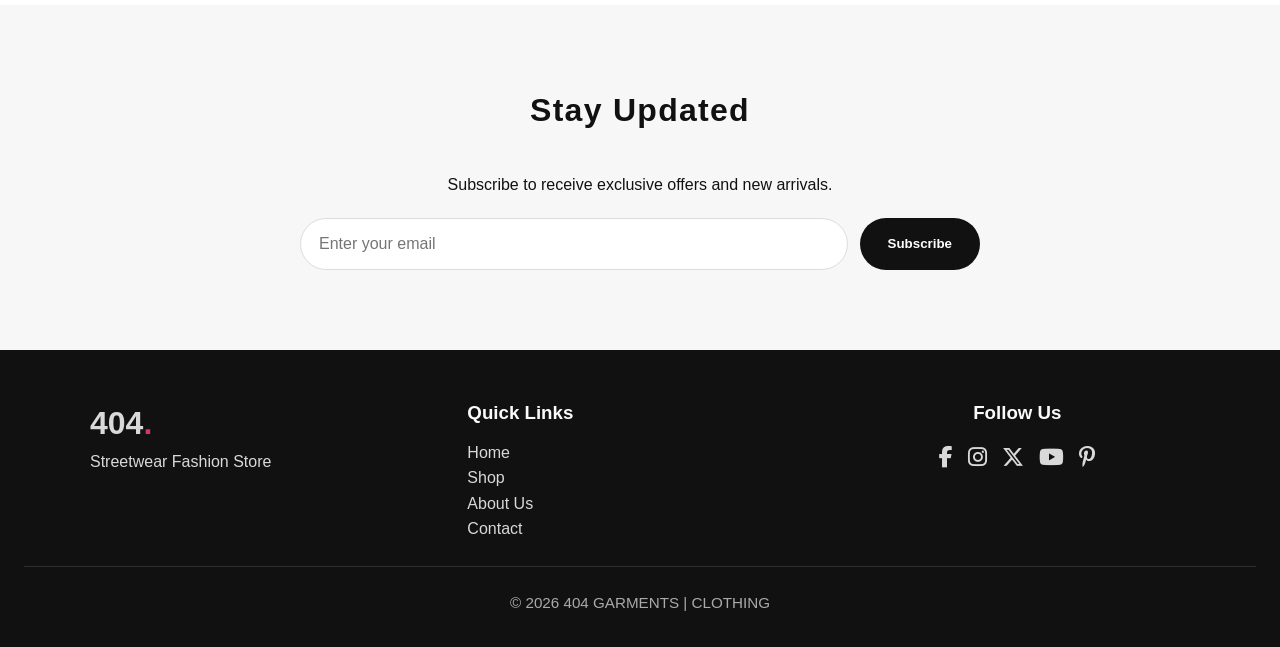
<file: html/home.html>
<!DOCTYPE html>
<html lang="en">
<head>
    <meta charset="UTF-8">
    <meta name="viewport" content="width=device-width, initial-scale=1.0">
   <link rel="stylesheet" href="../css/home.css">
     <link rel="stylesheet" href="../css/modals.css">
    <link rel="stylesheet" href="https://cdnjs.cloudflare.com/ajax/libs/font-awesome/6.6.0/css/all.min.css">
    <title>404 | Garments</title>
</head>
<body>

<!--HEADER  -->

<header>

  <div class="left">

        <a href="home.html" class="logo">
            404<span class="logo-dot">.</span>
        </a>

        <button class="hamburger" id="hamburgerBtn" aria-label="Toggle navigation" aria-expanded="false">
            <span></span>
            <span></span>
            <span></span>
        </button>

        <nav id="mainNav">
            <a href="home.html" style="color:#d6336c;">Home</a>

            <div class="dropdown">

                <a href="#">Categories ▾</a>

                <div class="mega-menu">

                    <div class="menu-left">

                                
                        <a href="shop.html?category=men" class="category-link active" data-target="men-products">Men</a>
                        <a href="shop.html?category=women" class="category-link" data-target="women-products">Women</a>
                        <a href="shop.html?category=kids" class="category-link" data-target="kids-products">Kids</a>

                    </div>

                    <div class="menu-right">

                        <!-- MEN -->
                        <div id="men-products" class="product-group active">
                            <div class="menu-card">
                                <a href="shop.html?category=men"><img src="../images/addto.png"><span>View All</span></a>
                            </div>
                            <div class="menu-card">
                                <a href="shop.html?category=men&brand=nike"><img src="../images/nikeBrandLogo.png"><span>Nike</span></a>
                            </div>
                            <div class="menu-card">
                                <a href="shop.html?category=men&brand=richboyz"><img src="../images/richboyzlogo.png"><span>Richboyz</span></a>
                            </div>
                            <div class="menu-card">
                                <a href="shop.html?category=men&brand=adidas"><img src="../images/adidaslogo.jpg"><span>adidas</span></a>
                            </div>
                            <div class="menu-card">
                                <a href="shop.html?category=men&brand=uniqlo"><img src="../images/uniqlologo.png"><span>Uniqlo</span></a>
                            </div>
                        </div>

                        <!-- Kids -->
                        <div id="kids-products" class="product-group">
                            <div class="menu-card">
                                <a href="shop.html?category=kids"><img src="../images/addto.png"><span>View All</span></a>
                            </div>
                            <div class="menu-card">
                                <a href="shop.html?category=kids&brand=nike"><img src="../images/nikeBrandLogo.png"><span>Nike</span></a>
                            </div>
                            <div class="menu-card">
                                <a href="shop.html?category=kids&brand=richboyz"><img src="../images/richboyzlogo.png"><span>Richboyz</span></a>
                            </div>
                            <div class="menu-card">
                                <a href="shop.html?category=kids&brand=adidas"><img src="../images/adidaslogo.jpg"><span>adidas</span></a>
                            </div>
                            <div class="menu-card">
                                <a href="shop.html?category=kids&brand=uniqlo"><img src="../images/uniqlologo.png"><span>Uniqlo</span></a>
                            </div>
                        </div>

                        <!-- WOMEN -->
                        <div id="women-products" class="product-group">
                            <div class="menu-card">
                                <a href="shop.html?category=women"><img src="../images/addto.png"><span>View All</span></a>
                            </div>
                            <div class="menu-card">
                                <a href="shop.html?category=women&brand=nike"><img src="../images/nikeBrandLogo.png"><span>Nike</span></a>
                            </div>
                            <div class="menu-card">
                                <a href="shop.html?category=women&brand=richboyz"><img src="../images/richboyzlogo.png"><span>Richboyz</span></a>
                            </div>
                            <div class="menu-card">
                                <a href="shop.html?category=women&brand=adidas"><img src="../images/adidaslogo.jpg"><span>adidas</span></a>
                            </div>
                            <div class="menu-card">
                                <a href="shop.html?category=women&brand=uniqlo"><img src="../images/uniqlologo.png"><span>Uniqlo</span></a>
                            </div>
                        </div>

                    </div>
                </div>
            </div>

            <a href="shop.html">Shop</a>
            <a href="aboutus.html">About Us</a>
            <a href="contact.html">Contact</a>

        </nav>
    </div>

    <!--  search  -->

   <div class="center">

        <div class="search-box">

             <input
        id="searchInput"
        type="text"
        placeholder="Search Clothes...">

           <button id="searchBtn">
        <img src="../images/sirch.png">
    </button>

        </div>

    </div>

    <div class="right">

        <i class="far fa-heart"></i>

        <div class="cart" id="cartTrigger">
            <img src="../images/addto.png" id="cart-icon">
            <span id="cart-count">0</span>
        </div>

    </div>

</header>

<!--  slide  -->

<section class="slide">

    <div class="slide-bg">
        <div class="slide-bg-item active" style="background-image: url('../images/slide5.png');"></div>
        <div class="slide-bg-item" style="background-image: url('../images/slide6.png');"></div>
        <div class="slide-bg-item" style="background-image: url('../images/slide7.png');"></div>
    </div>

    <div class="slide-content">

        <h1>DISCOVER YOUR STYLE</h1>

        <p>
            Elevate your wardrobe with timeless monochrome fashion
            inspired by modern streetwear.
        </p> 

        <button>SHOP NOW</button> 

    </div>

</section>

<!-- CATEGORIES -->

<section class="categories">

    <h2>Shop by Category</h2>

    <div class="category-container">

        <a href="shop.html?category=men" class="category-card">

            <img src="../images/mensss.png">

        </a>

        <a href="shop.html?category=women" class="category-card">

            <img src="../images/womens.png">

        </a>

        <a href="shop.html?category=kids" class="category-card">

            <img src="../images/kids.png" >
        </a>

    </div>

</section>

<!-- FEATURED -->

<section class="featured">

    <h2>Featured Collection</h2>

    <div class="carousel">

        <button class="carousel-btn prev">&#10094;</button>

        <div class="carousel-container">

            <div class="products">

                <div class="product-card">

                    <a href="shop.html?category=men&brand=nike">
                    <img src="../images/nikeImage.png">
                    <!-- <h3>Oversized Hoodie</h3>
                    <p>Nike</p> -->
                    <!-- <button class="add-cart">Add to Cart</button> -->
                   
                    </a>
                </div>

                 <div class="product-card">
                    <a href="shop.html?category=men&brand=adidas">
                    <img src="../images/adidasImage.png">
                    </a>
                      <!-- <button class="add-cart">Add to Cart</button> -->
                   
                
                   
                </div>

                 <div class="product-card">
                    <a href="shop.html?category=men&brand=richboyz">
                    <img src="../images/richboyzImage.png">
                  </a>
                     <!-- <button class="add-cart">Add to Cart</button> -->
                 
               
                </div>

                 <div class="product-card">
                 <a href="shop.html?category=men&brand=uniqlo">
                    <img src="../images/uniqloImage.png">
                   </a>
                     <!-- <button class="add-cart">Add to Cart</button> -->
                    
                </div>

            </div>

        </div>

        <button class="carousel-btn next">&#10095;</button>

    </div>

</section>

<!-- NEWSLETTER -->

<!-- <hr> -->
<section class="newsletter">

    <h2>Stay Updated</h2>

    <p id="stay">Subscribe to receive exclusive offers and new arrivals.</p>

    <form id="newsletter-form">

        <input
            type="email"
            placeholder="Enter your email"
            required
        >

        <button type="submit">
            Subscribe
        </button>

    </form>

</section>

<!--  FOOTER -->

<footer>

    <div class="footer-content">

        <div>

            <a href="home.html" class="logo">
        404<span class="logo-dot">.</span>
    </a>

            <p>Streetwear Fashion Store</p>

        </div>

        <div>

            <h3>Quick Links</h3>

            <a href="home.html">Home</a><br>
            <a href="shop.html">Shop</a><br>
            <a href="aboutus.html">About Us</a><br>
            <a href="contact.html">Contact</a>

        </div>

        <div class="footer-follow">

            <h3>Follow Us</h3>

            <div class="follow-section">

                <div class="social-app">

                    <div class="social-icons">
                        <a href="https://www.facebook.com/" target="_blank" title="Facebook" rel="noopener noreferrer">
                            <i class="fab fa-facebook-f" aria-hidden="true"></i>
                        </a>

                        <a href="https://www.instagram.com/" target="_blank" title="Instagram" rel="noopener noreferrer">
                            <i class="fab fa-instagram" aria-hidden="true"></i>
                        </a>

                        <a href="https://x.com/" target="_blank" title="Twitter" rel="noopener noreferrer">
                            <i class="fab fa-x-twitter" aria-hidden="true"></i>
                        </a>

                        <a href="https://www.youtube.com/" target="_blank" title="YouTube" rel="noopener noreferrer">
                            <i class="fab fa-youtube" aria-hidden="true"></i>
                        </a>

                        <a href="https://www.pinterest.com/" target="_blank" title="Pinterest" rel="noopener noreferrer">
                            <i class="fab fa-pinterest-p" aria-hidden="true"></i>
                        </a>
                    </div>

                </div>

            </div>

        </div>

    </div>

    <hr>

    <p class="copyright">
        © 2026 404 GARMENTS | CLOTHING
    </p>
</footer>

<!--  CART MODAL  -->

<div class="modal-overlay" id="cartOverlay">
    <div class="modal-box cart-box">
        <button class="modal-close" id="cartClose" aria-label="Close">&times;</button>
        <h2>Your Cart</h2>

        <div class="cart-items" id="cartItems"></div>
        <p class="cart-empty" id="cartEmptyMsg" hidden>Your cart is empty.</p>

        <div class="cart-summary">
            <div class="cart-subtotal"><span>Subtotal</span><span id="cartSubtotal">$0.00</span></div>
            <button class="checkout-btn" id="checkoutBtn">Checkout</button>
        </div>
    </div>
</div>

<!--  CHECKOUT MODAL  -->

<div class="modal-overlay" id="checkoutOverlay">
    <div class="modal-box checkout-box">
        <button class="modal-close" id="checkoutClose" aria-label="Close">&times;</button>
        <h2>Checkout</h2>

        <form id="checkoutForm">

            <label class="ck-field">
                Full Name
                <input type="text" id="ckName" required placeholder="Juan Dela Cruz">
            </label>

            <label class="ck-field">
                Delivery Address
                <textarea id="ckAddress" required placeholder="House No., Street, Barangay, City"></textarea>
            </label>

            <label class="ck-field">
                Contact Number
                <input type="tel" id="ckPhone" required placeholder="09xx xxx xxxx">
            </label>

            <div class="payment-options">
                <span class="qv-size-label">Payment Method</span>

                <label class="payment-choice">
                    <input type="radio" name="payment" value="cod" checked>
                    Cash on Delivery
                </label>

                <label class="payment-choice">
                    <input type="radio" name="payment" value="online">
                    Online Payment
                </label>
            </div>

            <div class="checkout-total"><span>Total</span><span id="checkoutTotal">$0.00</span></div>

            <button type="submit" class="place-order-btn">Place Order</button>

        </form>
    </div>
</div>

<!--  ORDER SUCCESS  -->

<div class="success-overlay" id="successOverlay">
    <div class="success-box">
        <div class="success-icon">&#10003;</div>
        <h2>Order Placed Successfully!</h2>
        <p id="successMsg">Thank you for shopping with 404 Garments.</p>
        <button class="success-close-btn" id="successCloseBtn">Continue Shopping</button>
    </div>
</div>

<script src="../js/cart.js"></script>
<script src="../js/cart-ui.js"></script>
<script src="../js/home.js"></script>

</body>
</html>
</file>
<file: css/home.css>
* {
  margin: 0;
  padding: 0;
  box-sizing: border-box;
}

html {
  scroll-behavior: smooth;
}

body {
  font-family:'Open Sans',sans-serif;
  color: #111;
  line-height: 1.6;
  background: #f7f6f3;
}

h1,
h2,
h3,
.logo,
nav a,
button{
    font-family:'Montserrat',sans-serif;
}

a {
  color: inherit;
  text-decoration: none;
}

#stay{
  text-align: center;
  margin-bottom: 20px;
}

button {
  cursor: pointer;
  border: none;
}

img {
  max-width: 100%;
  display: block;
}

.container {
  width: min(1100px, 100% - 40px);
  margin: 0 auto;
}

/* Header */
header{
    display:flex;
    align-items:center;
    justify-content:space-between;
    flex-wrap:wrap;
    gap:15px;
    padding:18px 40px;
    background:#fff;
    box-shadow:0 2px 10px rgba(0,0,0,.08);
    position:sticky;
    top:0;
    z-index:1000;
}

.right{
    display:flex;
    align-items:center;
    gap:20px;
}

.left{
    display:flex;
    align-items:center;
    gap:50px;
    flex:1;
    min-width:250px;
}

.center{
    flex:2;
    display:flex;
    justify-content:center;
    min-width:250px;
}

.logo{
    font-size:2rem;
    font-weight:800;
}

.logo span {
  color: #d6336c;
}

nav{
    display:flex;
    align-items:center;
    gap:30px;   
    position:relative;
    z-index:10;
}

nav a,
.dropdown > a{
    font-size:16px;
    font-weight:500;
    white-space:nowrap;
}

nav a:hover {
  color: #d6336c;
}

.hamburger{
    display:none;
    flex-direction:column;
    justify-content:center;
    gap:5px;
    width:30px;
    height:24px;
    background:transparent;
    flex-shrink:0;
}

.hamburger span{
    display:block;
    width:100%;
    height:3px;
    background:#111;
    border-radius:2px;
    transition:.3s;
}

.hamburger.active span:nth-child(1){
    transform: translateY(8px) rotate(45deg);
}

.hamburger.active span:nth-child(2){
    opacity: 0;
}

.hamburger.active span:nth-child(3){
    transform: translateY(-8px) rotate(-45deg);
}

.footer-content a i:hover {
  color: #d6336c;
}

.dropdown{
    position:relative;
    display:inline-block;
}

.dropdown > a{
    display:block;
    padding:5px 0;
}

.dropdown-content{
    position:absolute;
    top:100%;
    left:0;
    min-width:180px;
    background:#fff;
    border-radius:10px;
    box-shadow:0 10px 30px rgba(0,0,0,.12);
    overflow:hidden;
    opacity:0;
    visibility:hidden;
    transform:translateY(10px);
    transition:.3s;
    z-index:999;
}

.dropdown-content a{
    display:block;
    padding:14px 18px;
    color:#333;
    transition:.3s;
}

.dropdown-content a:hover{
    background:#111;
    color:#fff;
}

.dropdown:hover .dropdown-content{
    opacity:1;
    visibility:visible;
    transform:translateY(0);
}
.mega-menu{
    position:absolute;
    top:100%;
    left:0;
    width:780px;
    display:flex;
    background:#fff;
    border-radius:15px;
    box-shadow:0 15px 35px rgba(0,0,0,.15);
    opacity:0;
    visibility:hidden;
    transition:.3s;
    overflow:hidden;
    z-index:1000;
}

.dropdown:hover .mega-menu{
    opacity:1;
    visibility:visible;
}

.menu-left{
    width:220px;
    background:#f8f8f8;
    padding:20px;
}

.menu-left a{
    display:block;
    padding:12px;
    color:#333;
    border-radius:8px;
    margin-bottom:8px;
}

.menu-left a:hover{
    background:#ececec;
}

.menu-right{
    flex:1;
    padding:20px;
}

.menu-card{
    text-align:center;
    min-width:0;
}

.menu-card img{
    width:90px;
    height:90px;
    margin:0 auto;
    border-radius:50%;
    object-fit:cover;
    object-position:center;
}

.menu-card img:hover{
    transform:scale(1.08);
    border-color:#111;
}

.menu-card span{
    display:block;
    margin-top:12px;
    font-size:18px;
    font-weight:500;
    color:#333;
}

.product-group{
    display:none;
    grid-template-columns:repeat(4, 1fr);
    gap:20px;
}

.product-group.active{
    display:grid;
}

.category-link.active{
    background:#ececec;
}

.cart{
    position: relative;
    display: flex;
    align-items: center;
    cursor: pointer;
}

#cart-icon{
    width: 32px;
    height: 32px;
    object-fit: contain;
    transition: .3s;
}

#cart-icon:hover{
    transform: scale(1.1);
}

#cart-count{
    position: absolute;
    top: -8px;
    right: -8px;
    width: 20px;
    height: 20px;
    border-radius: 50%;
    background: #d6336c;
    color: white;
    font-size: 12px;
    font-weight: bold;
    display: flex;
    justify-content: center;
    align-items: center;
    display: none;  
}

.slide {
  position: relative;
  overflow: hidden;
  min-height: 70vh;
  color: #fff;
  display: grid;
  place-items: center;
  text-align: center;
  padding: 100px 24px;
}

.slide-bg {
  position: absolute;
  inset: 0;
  z-index: 0;
}

.slide-bg-item {
  position: absolute;
  inset: 0;
  background-size: cover;
  background-position: center;
  background-color: #111;
  opacity: 0;
  transition: opacity 1.2s ease-in-out;
}

.slide-bg-item.active {
  opacity: 1;
}

.slide-bg::after {
  content: "";
  position: absolute;
  inset: 0;
  background: linear-gradient(135deg, rgba(17,17,17,.75) 0%, rgba(51,51,51,.55) 55%, rgba(27,27,27,.75) 100%);
}

.slide-content {
  position: relative;
  z-index: 1;
}

.slide-content h1 {
  font-size: clamp(2.8rem, 5vw, 4.5rem);
  letter-spacing: 0.12em;
  margin-bottom: 1rem;
}

.slide-content p {
  max-width: 680px;
  margin: 0 auto 2rem;
  color: #ddd;
  font-size: 1.05rem;
}

.slide-content button {
  background: #fff;
  color: #111;
  font-weight: 700;
  padding: 16px 32px;
  border-radius: 999px;
  transition: transform 0.2s ease, background 0.2s ease;
}

.slide-content button:hover {
  transform: translateY(-2px);
  background: #f0f0f0;
}

section {
  padding: 80px 24px;
}

section h2 {
  text-align: center;
  margin-bottom: 36px;
  font-size: 2rem;
  letter-spacing: 0.04em;
}

.categories,
.featured,
.about{
  background: #fff;
}
.newsletter{
background: #f7f7f7;
}

.carousel{
    position:relative;
    display:flex;
    align-items:center;
    justify-content:center;
}

.carousel-container{
    overflow:hidden;
    width:100%;
    max-width:1100px;
}

.products{
    display:flex;
    gap:25px;
    transition:transform .5s ease;
}

.product-card{
    min-width:260px;
    flex:0 0 260px;
    background:#fafafa;
    border-radius:18px;
    overflow:hidden;
    box-shadow:0 20px 40px rgba(0,0,0,.08);
    text-align:center;
}

.carousel-btn{
    position:absolute;
    top:50%;
    transform:translateY(-50%);
    width:45px;
    height:45px;
    border:none;
    border-radius:50%;
    background:#111;
    color:#fff;
    font-size:22px;
    cursor:pointer;
    z-index:5;
}

.carousel-btn:hover{
    background:#444;
}

.prev{
    left:-20px;
}

.next{
    right:-20px;
}

.category-container {
  display: grid;
  gap: 24px;
  grid-template-columns: repeat(auto-fit, minmax(220px, 1fr));
}

.category-card {
  position: relative;
  background: #fafafa;
  border-radius: 18px;
  overflow: hidden;
  box-shadow: 0 20px 40px rgba(16, 16, 16, 0.06);
  text-align: center;
  display: block;
  transition: transform 0.3s ease, box-shadow 0.3s ease;
}

.category-card img {
  width: 100%;
  height: 220px;
  object-fit: cover;
  display: block;
  transition: transform 0.4s ease;
}

.category-card:hover {
  transform: translateY(-6px);
  box-shadow: 0 24px 48px rgba(16, 16, 16, 0.14);
}

.category-card:hover img {
  transform: scale(1.08);
}
@media (max-width: 480px) {
  .category-card img {
    height: 180px;
  }
}
@media (hover: hover) {
  .category-card:hover {
    transform: translateY(-6px);
    box-shadow: 0 24px 48px rgba(16, 16, 16, 0.14);
  }
  .category-card:hover img {
    transform: scale(1.08);
  }
}

.category-card:active img {
  transform: scale(1.05);
}

.about-content {
  max-width: 900px;
  margin: 0 auto;
  font-size: 1.05rem;
  color: #444;
  text-align: center;
}

.newsletter form {
  max-width: 680px;
  margin: 0 auto;
  display: flex;
  gap: 12px;
  flex-wrap: wrap;
  justify-content: center;
}

.newsletter input {
  flex: 1 1 280px;
  padding: 16px 18px;
  border: 1px solid #ddd;
  border-radius: 999px;
  font-size: 1rem;
}

.newsletter button {
  padding: 16px 28px;
  border-radius: 999px;
  background: #111;
  color: #fff;
  font-weight: 700;
}

footer {
  background: #111;
  color: #fafafa;
  padding: 48px 24px 32px;
}

.footer-content {
  display: grid;
  gap: 32px;
  grid-template-columns: repeat(auto-fit, minmax(200px, 1fr));
  max-width: 1100px;
  margin: 0 auto 24px;
}

.footer-content h3 {
  margin-bottom: 12px;
}

.footer-content p,
.footer-content a,
.footer-content i {
  color: #d9d9d9;
}

.footer-content a:hover {
  color: #fff;
}

footer hr {
  border: 0;
  border-top: 1px solid rgba(255, 255, 255, 0.12);
  margin: 24px 0;
}

.copyright {
  text-align: center;
  color: #aaa;
  font-size: 0.95rem;
}

.footer-follow {
  text-align: center;
}

.follow-section {
  display: flex;
  flex-direction: column;
  align-items: center;
}

.social-app {
  display: flex;
  align-items: center;
  justify-content: center;
  gap: 25px;
  flex-wrap: wrap;
}

.social-icons {
  display: flex;
  align-items: center;
  justify-content: center;
  gap: 15px;
  flex-wrap: wrap;
}

.social-icons a,
.app-icons a {
  color: #d9d9d9;
  font-size: 22px;
  transition: .3s;
}

.social-icons a:hover {
  color: #fff;
  transform: translateY(-2px);
}

.search-box{
    display:flex;
    align-items:center;
    width:100%;
    max-width:650px;
    border:1px solid #ddd;
    border-radius:30px;
    overflow:hidden;
    background:#fff;
}

.search-box input{
    flex:1;
    width:100%;
    padding:12px 20px;
    border:none;
    outline:none;
}

.search-box button{
    width:55px;
    background:#fff;
}

.search-box button img{
    width:20px;
    margin:auto;
}

.search-box button:hover img{
    transform:scale(1.15);
}

/*  Large tablets / small laptops  */
@media (max-width: 1200px) {
  header {
    padding: 16px 24px;
  }

  .left {
    gap: 24px;
  }

  nav {
    gap: 18px;
  }

  .search-box {
    max-width: 420px;
  }
}

/*  Tablets: iPad landscape widths  */
@media (max-width: 1024px) {
  .mega-menu {
    width: min(700px, calc(100vw - 32px));
  }

  .product-group {
    grid-template-columns: repeat(4, minmax(0, 1fr));
    gap: 14px;
  }

  .product-card {
    min-width: 230px;
    flex: 0 0 230px;
  }

  .category-container {
    grid-template-columns: repeat(3, minmax(0, 1fr));
  }
}

@media (max-width: 1024px) {
  header {
    display: grid;
    grid-template-columns: auto minmax(0, 1fr) auto;
    align-items: center;
    column-gap: 16px;
    row-gap: 12px;
  }

  .left {
    gap: 24px;
    min-width: 0;
  }

  .center {
    min-width: 0;
    justify-content: center;
  }

  .right{
    justify-content:flex-end;
    gap:20px;
  }

  .hamburger {
    display: flex;
  }

  nav {
    display: none;
    position: absolute;
    top: calc(100% + 14px);
    left: 0;
    right: 0;
    flex-direction: column;
    align-items: stretch;
    gap: 0;
    background: #fff;
    border-radius: 12px;
    box-shadow: 0 15px 35px rgba(0,0,0,.15);
    padding: 8px;
    z-index: 998;
  }

  nav.active {
    display: flex;
  }

  nav a,
  .dropdown > a{
    font-size: 15px;
    white-space: nowrap;
    padding: 12px 10px;
    border-radius: 8px;
  }

  nav > a:hover,
  .dropdown > a:hover {
    background: #f7f7f7;
  }

  .dropdown-content{
    position:static;
    opacity:1;
    visibility:visible;
    transform:none;
    display:none;
    box-shadow:none;
    background:#f7f7f7;
    margin-top:10px;
  }

  .dropdown-content.active{
    display:block;
  }

  .dropdown {
    position: static;
  }

  .mega-menu{
    position:absolute;
    top:100%;
    left:0;
    right:0;
    width:auto;
    opacity:1;
    visibility:visible;
    display:none;
    flex-direction:column;
    box-shadow:0 15px 35px rgba(0,0,0,.15);
    border-radius:0 0 14px 14px;
    max-height:70vh;
    overflow-y:auto;
    z-index:1001;
  }

  .mega-menu.active{
    display:flex;
  }

  .menu-left{
    width:100%;
  }

  .product-group{
    grid-template-columns: repeat(4, minmax(0, 1fr));
    gap: 10px;
  }

  .slide {
    padding: 80px 20px;
    min-height: 60vh;
  }

  section {
    padding: 70px 20px;
  }

  .carousel {
    padding: 0 24px;
  }

  .carousel-btn {
    width: 42px;
    height: 42px;
  }

  .prev {
    left: 0;
  }

  .next {
    right: 0;
  }

  .product-card {
    min-width: 240px;
    flex: 0 0 240px;
  }

  .category-container {
    grid-template-columns: repeat(2, minmax(0, 1fr));
  }

  footer {
    padding: 44px 24px 28px;
  }

  .footer-content {
    grid-template-columns: repeat(2, minmax(160px, 1fr));
    text-align: center;
    gap: 28px;
  }

  .follow-section {
    align-items: center;
  }

  .social-icons a,
  .app-icons a {
    font-size: 20px;
  }
}

/*  Small tablets / large phones  */
@media (max-width: 900px) {
  .category-container {
    grid-template-columns: repeat(2, minmax(0, 1fr));
  }
}

@media (max-width: 480px) {
  .logo {
    font-size: 1.4rem;
  }

  .left {
    align-items: center;
    flex-direction: row;
    flex-wrap: nowrap;
    gap: 14px;
    width: 100%;
    justify-content: space-between;
  }

  nav a,
  .dropdown > a{
    font-size: 15px;
  }

  .center {
    flex:1;
    display:flex;
    justify-content:center;
    min-width:0;
    z-index:1;
  }

  .right {
    margin-left: 0;
    order: 4;
    gap: 12px;
  }

 .search-box{
    width:100%;
    max-width:450px;   
}

  .slide-content h1 {
    font-size: clamp(1.9rem, 8vw, 2.6rem);
  }

  .slide-content p {
    font-size: 0.95rem;
  }

  .category-container {
    grid-template-columns: 1fr;
  }

  .product-card {
    min-width: 100%;
    flex-basis: 100%;
  }

  .carousel {
    padding: 0;
  }

  .carousel-btn {
    display: none;
  }

  .product-group {
    grid-template-columns: repeat(4, minmax(0, 1fr));
    gap: 8px;
  }

  .menu-card img{
    width:50px;
    height:50px;
  }

  .menu-card span{
    font-size:12px;
    margin-top:6px;
  }

  footer {
    padding: 32px 16px 20px;
  }

  .footer-content {
    grid-template-columns: 1fr;
    gap: 20px;
    justify-items: center;
    text-align: center;
  }

  .footer-content h3 {
    font-size: 1rem;
  }

  .social-icons {
    gap: 10px;
  }

  .social-icons a,
  .app-icons a {
    font-size: 18px;
  }
}
</file>
<file: css/aboutus.css>
* {
  margin: 0;
  padding: 0;
  box-sizing: border-box;
}

html {
  scroll-behavior: smooth;
}

body {
  font-family:'Open Sans',sans-serif;
  color: #111;
  line-height: 1.6;
  background: #f7f6f3;
}

h1,
h2,
h3,
.logo,
nav a,
button{
    font-family:'Montserrat',sans-serif;
}

a {
  color: inherit;
  text-decoration: none;
}

#stay{
  text-align: center;
  margin-bottom: 20px;
}

button {
  cursor: pointer;
  border: none;
}

img {
  max-width: 100%;
  display: block;
}

.container {
  width: min(1100px, 100% - 40px);
  margin: 0 auto;
}

/* Header */
header{
    display:flex;
    align-items:center;
    justify-content:space-between;
    flex-wrap:wrap;
    gap:15px;
    padding:18px 40px;
    background:#fff;
    box-shadow:0 2px 10px rgba(0,0,0,.08);
    position:sticky;
    top:0;
    z-index:1000;
}

.right{
    display:flex;
    align-items:center;
    gap:20px;
}

.left{
    display:flex;
    align-items:center;
    gap:50px;
    flex:1;
    min-width:250px;
}

.center{
    flex:2;
    display:flex;
    justify-content:center;
    min-width:250px;
}

.logo{
    font-size:2rem;
    font-weight:800;
}

.logo span {
  color: #d6336c;
}

nav{
    display:flex;
    align-items:center;
    gap:30px;
    position:relative;
    z-index:10;
}

nav a,
.dropdown > a{
    font-size:16px;
    font-weight:500;
    white-space:nowrap;
}

nav a:hover {
  color: #d6336c;
}

/*HAMBURGER TOGGLE*/

.hamburger{
    display:none;
    flex-direction:column;
    justify-content:center;
    gap:5px;
    width:30px;
    height:24px;
    background:transparent;
    flex-shrink:0;
}

.hamburger span{
    display:block;
    width:100%;
    height:3px;
    background:#111;
    border-radius:2px;
    transition:.3s;
}

.hamburger.active span:nth-child(1){
    transform: translateY(8px) rotate(45deg);
}

.hamburger.active span:nth-child(2){
    opacity: 0;
}

.hamburger.active span:nth-child(3){
    transform: translateY(-8px) rotate(-45deg);
}

.footer-content a i:hover {
  color: #d6336c;
}

/*DROPDOWN MENU*/

.dropdown{
    position:relative;
    display:inline-block;
}

.dropdown > a{
    display:block;
    padding:5px 0;
}

.dropdown-content{
    position:absolute;
    top:100%;
    left:0;
    min-width:180px;
    background:#fff;
    border-radius:10px;
    box-shadow:0 10px 30px rgba(0,0,0,.12);
    overflow:hidden;
    opacity:0;
    visibility:hidden;
    transform:translateY(10px);
    transition:.3s;
    z-index:999;
}

.dropdown-content a{
    display:block;
    padding:14px 18px;
    color:#333;
    transition:.3s;
}

.dropdown-content a:hover{
    background:#111;
    color:#fff;
}

.dropdown:hover .dropdown-content{
    opacity:1;
    visibility:visible;
    transform:translateY(0);
}
.mega-menu{
    position:absolute;
    top:100%;
    left:0;
    width:780px;
    display:flex;
    background:#fff;
    border-radius:15px;
    box-shadow:0 15px 35px rgba(0,0,0,.15);
    opacity:0;
    visibility:hidden;
    transition:.3s;
    overflow:hidden;
    z-index:1000;
}

.dropdown:hover .mega-menu{
    opacity:1;
    visibility:visible;
}

.menu-left{
    width:220px;
    background:#f8f8f8;
    padding:20px;
}

.menu-left a{
    display:block;
    padding:12px;
    color:#333;
    border-radius:8px;
    margin-bottom:8px;
}

.menu-left a:hover{
    background:#ececec;
}

.menu-right{
    flex:1;
    padding:20px;
}

.menu-card{
    text-align:center;
    min-width:0;
}

.menu-card img{
    width:90px;
    height:90px;
    margin:0 auto;
    border-radius:50%;
    object-fit:cover;
    object-position:center;
}

.menu-card img:hover{
    transform:scale(1.08);
    border-color:#111;
}

.menu-card span{
    display:block;
    margin-top:12px;
    font-size:18px;
    font-weight:500;
    color:#333;
}

.product-group{
    display:none;
    grid-template-columns:repeat(4, 1fr);
    gap:20px;
}

.product-group.active{
    display:grid;
}

.category-link.active{
    background:#ececec;
}

/*add to cart*/

.cart{
    position: relative;
    display: flex;
    align-items: center;
    cursor: pointer;
}

#cart-icon{
    width: 32px;
    height: 32px;
    object-fit: contain;
    transition: .3s;
}

#cart-icon:hover{
    transform: scale(1.1);
}

#cart-count{
    position: absolute;
    top: -8px;
    right: -8px;
    width: 20px;
    height: 20px;
    border-radius: 50%;
    background: #d6336c;
    color: white;
    font-size: 12px;
    font-weight: bold;
    display: flex;
    justify-content: center;
    align-items: center;
    display: none;
}

/* SEARCH BAR*/
.search-box{
    display:flex;
    align-items:center;
    width:100%;
    max-width:650px;
    border:1px solid #ddd;
    border-radius:30px;
    overflow:hidden;
    background:#fff;
}

.search-box input{
    flex:1;
    width:100%;
    padding:12px 20px;
    border:none;
    outline:none;
}

.search-box button{
    width:55px;
    background:#fff;
}

.search-box button img{
    width:20px;
    margin:auto;
}

.search-box button:hover img{
    transform:scale(1.15);
}

/* HERO */

.hero{
    max-width:1300px;
    margin:auto;
    display:grid;
    grid-template-columns:1fr 1fr;
    align-items:center;
    gap:70px;
    padding:90px 40px;
}

.hero span{
    letter-spacing:4px;
    color:#777;
    font-size:13px;
}

.hero h1{
    font-size:64px;
    line-height:1.1;
    margin:20px 0;
}

.hero p{
    color:#666;
    max-width:500px;
    margin-bottom:35px;
}

.hero-image img{
    border-radius:15px;
}

.btn{
    display: inline-flex;
    align-items: center;
    justify-content: center;
    background: #111;
    color: #fff;
    padding: 18px 42px;
    border-radius: 9999px;
    font-size: 18px;
    font-weight: 600;
    text-decoration: none;
    border: none;
    cursor: pointer;
    transition: all 0.3s ease;
}

.btn:hover{
    background: #333;
    transform: translateY(-2px);
}

/* STORY */

.story {
    max-width:1200px;
    margin:120px auto;
    display:grid;
    grid-template-columns:1fr 1fr;
    gap:70px;
    align-items:center;
    padding:0 40px;
}

.story-image img {
    border-radius:15px;
}

.story small {
    color:#888;
    letter-spacing:3px;
}

.story h2 {
    font-size:42px;
    margin:20px 0;
}

.story p {
    color:#666;
    margin-bottom:15px;
}

/* FEATURES */
.features{
    padding:100px 8%;
    background:linear-gradient(to bottom,#ffffff,#f6f6f6);
}

.features h2{
    text-align:center;
    font-size:42px;
    font-weight:700;
    margin-bottom:70px;
    color:#111;
    letter-spacing:1px;
    position:relative;
}

.features h2::after{
    content:"";
    width:90px;
    height:4px;
    background:#000;
    border-radius:10px;
    display:block;
    margin:15px auto 0;
}

.feature-grid{
    max-width:1250px;
    margin:auto;
    display:grid;
    grid-template-columns:repeat(4,1fr);
    gap:30px;
}

.feature{
    position:relative;
    background:rgba(255,255,255,.8);
    backdrop-filter:blur(10px);
    border-radius:22px;
    padding:45px 30px;
    text-align:center;
    overflow:hidden;
    border:1px solid rgba(0,0,0,.08);
    transition:.45s ease;
    cursor:pointer;
}

.feature::before{
    content:"";
    position:absolute;
    top:0;
    left:-100%;
    width:100%;
    height:100%;
    background:linear-gradient(
        120deg,
        transparent,
        rgba(255,255,255,.7),
        transparent
    );
    transition:.7s;
}

.feature:hover::before{
    left:100%;
}

.feature:hover{
    transform:translateY(-12px) scale(1.03);
    box-shadow:0 20px 45px rgba(0,0,0,.12);
}

.feature-icon{
    width:85px;
    height:85px;
    margin:auto;
    border-radius:50%;
    background:#111;
    color:#fff;
    display:flex;
    justify-content:center;
    align-items:center;
    font-size:38px;
    margin-bottom:25px;
    transition:.45s ease;
}

.feature:hover .feature-icon{
    transform:rotate(12deg) scale(1.15);
    background:#222;
}

.feature h3{
    font-size:22px;
    margin-bottom:15px;
    color:#111;
    font-weight:600;
}

.feature p{
    color:#666;
    font-size:15px;
    line-height:1.8;
}

.feature::after{
    content:"";
    position:absolute;
    bottom:0;
    left:50%;
    width:0;
    height:4px;
    background:#000;
    transition:.45s;
    transform:translateX(-50%);
}

.feature:hover::after{
    width:100%;
}

/* Section Title */

.section-title{
    text-align:center;
    margin-bottom:60px;
}

.section-title h2{
    font-size:42px;
    font-weight:700;
    margin-bottom:12px;
}

.section-title p{
    color:#666;
    max-width:700px;
    margin:auto;
    line-height:1.8;
}

/* Statistics */
.stats-section {
    width:100%;
    padding:90px 0;
    overflow:hidden;
    background:#fff;
}

.stats-slider {
    width:100%;
    overflow:hidden;
}

.stats-track {
    display:flex;
    align-items:center;
    width:max-content;
    animation:scrollStats 10s linear infinite;
}

.stats-slider:hover .stats-track {
    animation-play-state:paused;
}

.stat-item {
    min-width:260px;
    text-align:center;
    padding:25px;
}

.stat-item h2 {
    font-size:58px;
    font-weight:700;
    color:#000;
}

.stat-item p {
    margin-top:10px;
    color:#666;
    font-size:16px;
}

.divider {
    width:1px;
    height:90px;
    background:#ddd;
}

@keyframes scrollStats {
    from {
        transform:translateX(0);
    }
    to {
        transform:translateX(-50%);
    }
}

/* Team section */
.team-section {
    width:100%;
    padding:80px 0;
}

.team-container{
    width:90%;
    max-width:1400px;
    margin:auto;
    height:500px;
    display:flex;
    gap:18px;
}

.team-container .content p {
    color:#fff !important;
}

/* Card */

.card {
    position:relative;
    flex:1;
    overflow:hidden;
    border-radius:22px;
    cursor:pointer;
    transition:flex 1s cubic-bezier(.23,1,.32,1);
}

/* First card opened */
.card:first-child {
    flex:3;
}

/* Hover */
.team-container:hover .card {
    flex:1;
}

.team-container .card:hover {
    flex:3;
}

/* Image */
.card img {
    width:100%;
    height:100%;
    object-fit:cover;
    object-position:center;
    transition:transform 1s ease;
}

/* Zoom */

.card:hover img{
    transform:scale(1.02);
}

/* Overlay */

.overlay {
    position:absolute;
    inset:0;
    display:flex;
    align-items:flex-end;
    padding:28px;
    background:linear-gradient(
        to top,
        rgba(0,0,0,.35) 0%,
        rgba(0,0,0,.12) 35%,
        rgba(0,0,0,0) 70%
    );
}

.content {
    width:100%;
    color:#fff;
}

.content h2 {
    font-size:18px;
    font-weight:600;
    line-height:1.3;
    margin-bottom:0;
    transition:all .7s ease;
}

.content p {
    font-size:16px;
    line-height:1.6;
    margin:18px 0 25px;
    opacity:0;
    transform:translateY(20px);
    transition:.7s ease;
    color:#fff;
}

/* Button */

.content a {
    display:inline-flex;
    justify-content:center;
    align-items:center;
    width:170px;
    height:52px;
    border-radius:50px;
    background:#fff;
    color:#111;
    text-decoration:none;
    font-weight:bold;
    opacity:0;
    transform:translateY(20px);
    transition:.7s ease;
}

.content a:hover {
    background:#111;
    color:#fff;
}

/* Expand Card */

.card:hover .content h2,
.card:first-child .content h2{
    font-size:38px;
    margin-bottom:12px;
}

.card:hover .content p,
.card:first-child .content p {
    opacity:1;
    transform:translateY(0);
}

.card:hover .content a,
.card:first-child .content a{
    opacity:1;
    transform:translateY(0);
}

/* Collapse Cards */
.team-container:hover .card:not(:hover) .content p,
.team-container:hover .card:not(:hover) .content a{
    opacity:0;
    transform:translateY(20px);
    pointer-events:none;
}

.team-container:hover .card:not(:hover) .content h2 {
    font-size:18px;
    text-align:center;
    margin:0;
}

/*PROFILE POPUP*/

.profile-modal {
    position:fixed;
    inset:0;
    background:rgba(0,0,0,.75);
    display:flex;
    justify-content:center;
    align-items:center;
    visibility:hidden;
    opacity:0;
    transition:.35s;
    z-index:9999;
}

.profile-modal.show {
    visibility:visible;
    opacity:1;
}

.profile-box {
    width:430px;
    max-width:90%;
    background:#fff;
    border-radius:20px;
    padding:35px;
    text-align:center;
    position:relative;
    animation:popup .35s ease;
}

@keyframes popup {
    from {
        transform:scale(.8);
        opacity:0;
    }
    to {
        transform:scale(1);
        opacity:1;
    }
}

.profile-box img{
    width:170px;
    height:170px;
    object-fit:cover;
    border-radius:50%;
    display:block;
    margin:0 auto 20px;
}

.profile-box h2 {
    margin-bottom:5px;
    color:#111;
}

.profile-box h4 {
    color:#666;
    margin-bottom:18px;
}

.profile-box p {
    color:#555;
    line-height:1.7;
}

.profile-box h3 {
    margin-top:25px;
    margin-bottom:10px;
}

.profile-box ul {
    list-style:none;
    padding:0;
}

.profile-box li {
    margin:8px 0;
}

.close-modal {
    position:absolute;
    top:18px;
    right:20px;
    font-size:32px;
    cursor:pointer;
    color:#555;
}

.close-modal:hover {
    color:#000;
}

/* Footer */
footer {
  background: #111;
  color: #fafafa;
  padding: 48px 24px 32px;
}

.footer-content {
  display: grid;
  gap: 32px;
  grid-template-columns: repeat(auto-fit, minmax(200px, 1fr));
  max-width: 1100px;
  margin: 0 auto 24px;
}

.footer-content h3 {
  margin-bottom: 12px;
}

.footer-content p,
.footer-content a,
.footer-content i {
  color: #d9d9d9;
}

.footer-content a:hover {
  color: #fff;
}

footer hr {
  border: 0;
  border-top: 1px solid rgba(255, 255, 255, 0.12);
  margin: 24px 0;
}

.copyright {
  text-align: center;
  color: #aaa;
  font-size: 0.95rem;
}

.footer-follow {
  text-align: center;
}

.follow-section {
  display: flex;
  flex-direction: column;
  align-items: center;
}

.social-app {
  display: flex;
  align-items: center;
  justify-content: center;
  gap: 25px;
  flex-wrap: wrap;
}

.social-icons {
  display: flex;
  align-items: center;
  justify-content: center;
  gap: 15px;
  flex-wrap: wrap;
}

.social-icons a,
.app-icons a {
  color: #d9d9d9;
  font-size: 22px;
  transition: .3s;
}

.social-icons a:hover {
  color: #fff;
  transform: translateY(-2px);
}

/*  Large tablets / small laptops  */
@media (max-width: 1200px) {
  header {
    padding: 16px 24px;
  }

  .left {
    gap: 24px;
  }

  nav {
    gap: 18px;
  }

  .search-box {
    max-width: 420px;
  }

  .hero,
  .story {
    gap: 40px;
    padding: 70px 24px;
  }

  .hero h1 {
    font-size: 52px;
  }

  .feature-grid {
    grid-template-columns: repeat(2, 1fr);
  }
}

/*  Tablets: iPad landscape  */
@media (max-width: 1024px) {
  .mega-menu {
    width: min(700px, calc(100vw - 32px));
  }

  .product-group {
    grid-template-columns: repeat(4, minmax(0, 1fr));
    gap: 14px;
  }

  .team-container {
    height: 420px;
  }
}

@media (max-width: 1024px) {
  header {
    display: grid;
    grid-template-columns: auto minmax(0, 1fr) auto;
    align-items: center;
    column-gap: 16px;
    row-gap: 12px;
  }

  .left {
    gap: 24px;
    min-width: 0;
  }

  .center {
    min-width: 0;
    justify-content: center;
  }

  .right{
    justify-content:flex-end;
    gap:20px;
  }

  .hamburger {
    display: flex;
  }

  nav {
    display: none;
    position: absolute;
    top: calc(100% + 14px);
    left: 0;
    right: 0;
    flex-direction: column;
    align-items: stretch;
    gap: 0;
    background: #fff;
    border-radius: 12px;
    box-shadow: 0 15px 35px rgba(0,0,0,.15);
    padding: 8px;
    z-index: 998;
  }

  nav.active {
    display: flex;
  }

  nav a,
  .dropdown > a{
    font-size: 15px;
    white-space: nowrap;
    padding: 12px 10px;
    border-radius: 8px;
  }

  nav > a:hover,
  .dropdown > a:hover {
    background: #f7f7f7;
  }

  .dropdown-content{
    position:static;
    opacity:1;
    visibility:visible;
    transform:none;
    display:none;
    box-shadow:none;
    background:#f7f7f7;
    margin-top:10px;
  }

  .dropdown-content.active{
    display:block;
  }

  .dropdown {
    position: static;
  }

  .mega-menu{
    position:absolute;
    top:100%;
    left:0;
    right:0;
    width:auto;
    opacity:1;
    visibility:visible;
    display:none;
    flex-direction:column;
    box-shadow:0 15px 35px rgba(0,0,0,.15);
    border-radius:0 0 14px 14px;
    max-height:70vh;
    overflow-y:auto;
    z-index:1001;
  }

  .mega-menu.active{
    display:flex;
  }

  .menu-left{
    width:100%;
  }

  .product-group{
    grid-template-columns: repeat(4, minmax(0, 1fr));
    gap: 10px;
  }

  .hero {
    grid-template-columns: 1fr;
    text-align: center;
    padding: 60px 20px;
  }

  .hero p {
    margin-left: auto;
    margin-right: auto;
  }

  .hero-image {
    order: -1;
  }

  .story {
    grid-template-columns: 1fr;
    margin: 80px auto;
    padding: 0 20px;
    text-align: center;
  }

  .story-image {
    order: -1;
  }

  .features {
    padding: 70px 6%;
  }

  .feature-grid {
    grid-template-columns: repeat(2, 1fr);
    gap: 20px;
  }

  .team-container {
    height: 380px;
  }

  footer {
    padding: 44px 24px 28px;
  }

  .footer-content {
    grid-template-columns: repeat(2, minmax(160px, 1fr));
    text-align: center;
    gap: 28px;
  }

  .follow-section {
    align-items: center;
  }

  .social-icons a,
  .app-icons a {
    font-size: 20px;
  }
}

/*  Small tablets / large phones  */
@media (max-width: 900px) {
  .feature-grid {
    grid-template-columns: repeat(2, 1fr);
  }

  .team-container {
    height: 340px;
  }
}

@media (max-width: 768px) {
  .team-container {
    flex-direction: column;
    height: auto;
  }

  .card {
    height: 220px;
  }

  .card:first-child {
    flex: 1;
    height: 320px;
  }

  .team-container:hover .card {
    flex: 1;
  }

  .team-container .card:hover {
    flex: 1;
    height: 320px;
  }
}

@media (max-width: 480px) {
  .logo {
    font-size: 1.4rem;
  }

  .left {
    align-items: center;
    flex-direction: row;
    flex-wrap: nowrap;
    gap: 14px;
    width: 100%;
    justify-content: space-between;
  }

  nav a,
  .dropdown > a{
    font-size: 15px;
  }

  .center {
    flex:1;
    display:flex;
    justify-content:center;
    min-width:0;
    z-index:1;
  }

  .right {
    margin-left: 0;
    order: 4;
    gap: 12px;
  }

  .search-box{
    width:100%;
    max-width:450px;
  }

  .hero {
    padding: 50px 16px;
  }

  .hero h1 {
    font-size: 34px;
  }

  .hero p {
    max-width: 100%;
  }

  .btn {
    padding: 15px 32px;
    font-size: 16px;
  }

  .story {
    margin: 60px auto;
    padding: 0 16px;
  }

  .story h2 {
    font-size: 30px;
  }

  .features {
    padding: 50px 6%;
  }

  .features h2 {
    font-size: 30px;
    margin-bottom: 40px;
  }

  .feature-grid {
    grid-template-columns: 1fr;
    gap: 18px;
  }

  .section-title h2 {
    font-size: 30px;
  }

  .stat-item {
    min-width: 180px;
    padding: 16px;
  }

  .stat-item h2 {
    font-size: 42px;
  }

  .divider {
    height: 60px;
  }

  .team-section {
    padding: 50px 0;
  }

  .card:first-child {
    height: 260px;
  }

  .team-container .card:hover {
    height: 260px;
  }

  .profile-box {
    width: 90%;
    padding: 24px;
  }

  .profile-box img {
    width: 130px;
    height: 130px;
  }

  .menu-card img{
    width:50px;
    height:50px;
  }

  .menu-card span{
    font-size:12px;
    margin-top:6px;
  }

  footer {
    padding: 32px 16px 20px;
  }

  .footer-content {
    grid-template-columns: 1fr;
    gap: 20px;
    justify-items: center;
    text-align: center;
  }

  .footer-content h3 {
    font-size: 1rem;
  }

  .social-icons {
    gap: 10px;
  }

  .social-icons a,
  .app-icons a {
    font-size: 18px;
  }
}
</file>
<file: css/modals.css>
.notification{
    position:fixed;
    bottom:30px;
    right:30px;
    background:#111;
    color:#fff;
    padding:14px 22px;
    border-radius:10px;
    font-size:.85rem;
    font-weight:600;
    box-shadow:0 12px 30px rgba(0,0,0,.2);
    opacity:0;
    transform:translateY(12px);
    transition:opacity .3s ease, transform .3s ease;
    z-index:2000;
}

.notification.show{
    opacity:1;
    transform:translateY(0);
}

/* MODALS — Cart / Checkout / Success*/

.cart{
    cursor:pointer;
}

.modal-overlay{
    display:none;
    position:fixed;
    inset:0;
    background:rgba(17,17,17,.55);
    z-index:3000;
    align-items:center;
    justify-content:center;
    padding:20px;
}

.modal-overlay.active{
    display:flex;
}

.modal-box{
    position:relative;
    background:#fff;
    border-radius:16px;
    width:100%;
    max-height:88vh;
    overflow-y:auto;
    box-shadow:0 30px 60px rgba(0,0,0,.3);
    animation:modalPop .25s ease;
}

@keyframes modalPop{
    from{ opacity:0; transform:translateY(14px) scale(.98); }
    to{ opacity:1; transform:translateY(0) scale(1); }
}

.modal-close{
    position:absolute;
    top:14px;
    right:16px;
    font-size:1.6rem;
    line-height:1;
    color:#111;
    background:none;
    z-index:5;
    transition:.2s ease;
}

.modal-close:hover{
    color:#d6336c;
    transform:rotate(90deg);
}

/*  Cart Modal */

.cart-box{
    max-width:520px;
    padding:32px 28px 28px;
}

.cart-box h2{
    font-family:'Montserrat',sans-serif;
    font-size:1.2rem;
    margin-bottom:20px;
    color:#111;
}

.cart-items{
    display:flex;
    flex-direction:column;
    gap:16px;
    max-height:44vh;
    overflow-y:auto;
    padding-right:4px;
}

.cart-row{
    display:grid;
    grid-template-columns:56px 1fr auto;
    gap:12px;
    align-items:center;
    padding-bottom:14px;
    border-bottom:1px solid #eee;
}

.cart-row img{
    width:56px;
    height:70px;
    object-fit:cover;
    border-radius:8px;
    background:#efefef;
}

.cart-row-info{
    display:flex;
    flex-direction:column;
    gap:3px;
}

.cart-row-name{
    font-size:.85rem;
    font-weight:600;
    color:#111;
    line-height:1.3;
}

.cart-row-meta{
    font-size:.72rem;
    color:#888;
}

.cart-row-price{
    font-size:.85rem;
    font-weight:700;
    color:#111;
}

.cart-qty{
    display:flex;
    align-items:center;
    gap:8px;
    margin-top:4px;
}

.qty-btn{
    width:22px;
    height:22px;
    border-radius:50%;
    border:1px solid #ddd;
    background:#fff;
    font-size:.8rem;
    line-height:1;
    color:#111;
}

.qty-btn:hover{
    border-color:#111;
}

.cart-row-actions{
    display:flex;
    flex-direction:column;
    align-items:flex-end;
    gap:10px;
}

.remove-item-btn{
    font-size:.7rem;
    color:#999;
    text-decoration:underline;
    background:none;
}

.remove-item-btn:hover{
    color:#d6336c;
}

.cart-empty{
    text-align:center;
    color:#888;
    padding:30px 0;
    font-size:.9rem;
}

.cart-summary{
    margin-top:22px;
    padding-top:18px;
    border-top:1px solid #eee;
}

.cart-subtotal{
    display:flex;
    justify-content:space-between;
    font-size:.95rem;
    font-weight:700;
    color:#111;
    margin-bottom:16px;
}

.checkout-btn{
    width:100%;
    padding:14px;
    border-radius:10px;
    background:#111;
    color:#fff;
    font-weight:700;
    letter-spacing:.04em;
    text-transform:uppercase;
    font-size:.85rem;
    transition:.2s ease;
}

.checkout-btn:hover:not(:disabled){
    background:#d6336c;
}

.checkout-btn:disabled{
    background:#ccc;
    cursor:not-allowed;
}

/*  Checkout Modal  */

.checkout-box{
    max-width:480px;
    padding:32px 28px 28px;
}

.checkout-box h2{
    font-family:'Montserrat',sans-serif;
    font-size:1.2rem;
    margin-bottom:20px;
    color:#111;
}

.ck-field{
    display:block;
    font-size:.78rem;
    font-weight:700;
    letter-spacing:.03em;
    text-transform:uppercase;
    color:#111;
    margin-bottom:16px;
}

.ck-field input,
.ck-field textarea{
    display:block;
    width:100%;
    margin-top:8px;
    padding:11px 13px;
    border-radius:8px;
    border:1px solid #ddd;
    font-size:.88rem;
    font-family:'Open Sans',sans-serif;
    font-weight:400;
    text-transform:none;
    color:#111;
}

.ck-field input:focus,
.ck-field textarea:focus{
    outline:none;
    border-color:#111;
}

.ck-field textarea{
    min-height:66px;
    resize:vertical;
}

.payment-options{
    margin-bottom:18px;
}

.payment-choice{
    display:flex;
    align-items:center;
    gap:8px;
    font-size:.85rem;
    font-weight:500;
    color:#111;
    padding:10px 12px;
    border:1px solid #ddd;
    border-radius:8px;
    margin-bottom:8px;
    cursor:pointer;
    transition:.2s ease;
}

.payment-choice:hover{
    border-color:#111;
}

.payment-choice input{
    accent-color:#d6336c;
}

.checkout-total{
    display:flex;
    justify-content:space-between;
    font-size:1rem;
    font-weight:700;
    color:#111;
    padding-top:14px;
    margin-bottom:18px;
    border-top:1px solid #eee;
}

.place-order-btn{
    width:100%;
    padding:14px;
    border-radius:10px;
    background:#111;
    color:#fff;
    font-weight:700;
    letter-spacing:.04em;
    text-transform:uppercase;
    font-size:.85rem;
    transition:.2s ease;
}

.place-order-btn:hover{
    background:#d6336c;
}

/*  Success  */

.success-overlay{
    display:none;
    position:fixed;
    inset:0;
    background:rgba(17,17,17,.6);
    z-index:3500;
    align-items:center;
    justify-content:center;
    padding:20px;
}

.success-overlay.active{
    display:flex;
}

.success-box{
    background:#fff;
    border-radius:16px;
    padding:44px 34px;
    max-width:380px;
    width:100%;
    text-align:center;
    animation:modalPop .3s ease;
}

.success-icon{
    width:64px;
    height:64px;
    margin:0 auto 18px;
    border-radius:50%;
    background:#d6336c;
    color:#fff;
    font-size:1.8rem;
    display:flex;
    align-items:center;
    justify-content:center;
}

.success-box h2{
    font-family:'Montserrat',sans-serif;
    font-size:1.15rem;
    color:#111;
    margin-bottom:8px;
}

.success-box p{
    font-size:.88rem;
    color:#777;
    margin-bottom:24px;
}

.success-close-btn{
    padding:13px 30px;
    border-radius:999px;
    background:#111;
    color:#fff;
    font-weight:700;
    letter-spacing:.03em;
    text-transform:uppercase;
    font-size:.8rem;
    transition:.2s ease;
}

.success-close-btn:hover{
    background:#d6336c;
}

@media (max-width:640px){
    .cart-row{
        grid-template-columns:48px 1fr auto;
    }
    .cart-box,
    .checkout-box{
        padding:26px 20px 22px;
    }
    .modal-box{
        max-height:92vh;
        border-radius:14px;
    }
    .success-box{
        padding:34px 24px;
    }
}

@media (max-width:400px){
    .cart-row{
        grid-template-columns:44px 1fr;
        row-gap:8px;
    }
    .cart-row-actions{
        grid-column:2;
        flex-direction:row;
        justify-content:space-between;
        width:100%;
    }
}
</file>
<file: css/contact.css>
#contact{
    scroll-margin-top: 120px;
}

/*  CONTACT SECTION  */

.contact-section{
    padding: 100px 24px;
    background: #fff;
}

.contact-grid{
    max-width: 1100px;
    margin: 0 auto;
    display: grid;
    grid-template-columns: 420px 1fr;
    gap: 40px;
}

/*  INFO CARD  */

.contact-info{
    background: #fafafa;
    border-radius: 18px;
    padding: 45px;
    box-shadow: 0 20px 40px rgba(16,16,16,.06);
}

.contact-info h3{
    font-size: 1.8rem;
    margin-bottom: 12px;
}

.contact-info > p{
    color: #666;
    margin-bottom: 32px;
}

.info{
    display: flex;
    flex-direction: column;
    gap: 24px;
}

.box{
    display: flex;
    gap: 18px;
    align-items: flex-start;
}

.box i{
    flex-shrink: 0;
    width: 52px;
    height: 52px;
    background: #111;
    color: #fff;
    border-radius: 50%;
    display: flex;
    justify-content: center;
    align-items: center;
    font-size: 18px;
    transition: .3s;
}

.box:hover i{
    background: #d6336c;
    transform: rotate(12deg) scale(1.08);
}

.box h4{
    margin-bottom: 4px;
    font-size: 1rem;
}

.box span{
    color: #666;
    font-size: .95rem;
}

.contact-socials{
    display: flex;
    gap: 14px;
    margin-top: 36px;
}

.contact-socials a{
    width: 44px;
    height: 44px;
    background: #111;
    color: #fff;
    border-radius: 50%;
    display: flex;
    justify-content: center;
    align-items: center;
    transition: .3s;
}

.contact-socials a:hover{
    background: #d6336c;
    transform: translateY(-4px);
}

/* ---------- FORM CARD ---------- */

.contact-form{
    background: #fafafa;
    border-radius: 18px;
    padding: 45px;
    box-shadow: 0 20px 40px rgba(16,16,16,.06);
}

.contact-form h3{
    font-size: 1.8rem;
    margin-bottom: 30px;
}

.input-box{
    position: relative;
    margin-bottom: 26px;
}

.input-box input,
.input-box textarea{
    width: 100%;
    padding: 16px 18px;
    border: 1px solid #ddd;
    outline: none;
    border-radius: 12px;
    background: #fff;
    font-size: 16px;
    font-family: inherit;
    transition: border-color .3s;
}

.input-box input:focus,
.input-box textarea:focus{
    border-color: #d6336c;
}

.input-box textarea{
    resize: none;
    height: 160px;
}

.input-box label{
    position: absolute;
    left: 16px;
    top: 16px;
    color: #888;
    transition: .3s;
    pointer-events: none;
    background: #fff;
    padding: 0 6px;
}

.input-box input:focus ~ label,
.input-box input:valid ~ label,
.input-box textarea:focus ~ label,
.input-box textarea:valid ~ label{
    top: -10px;
    font-size: 13px;
    color: #d6336c;
}

.contact-form button{
    width: 100%;
    padding: 16px;
    border-radius: 999px;
    background: #111;
    color: #fff;
    font-size: 16px;
    font-weight: 700;
    font-family: 'Montserrat', sans-serif;
    transition: .3s;
    position: relative;
    overflow: hidden;
}

.contact-form button:hover{
    background: #d6336c;
    transform: translateY(-3px);
}

.ripple{
    position: absolute;
    width: 20px;
    height: 20px;
    background: rgba(255,255,255,.6);
    border-radius: 50%;
    transform: translate(-50%,-50%);
    animation: ripple .6s linear;
    pointer-events: none;
}

@keyframes ripple{
    from{ width: 0; height: 0; opacity: .8; }
    to{ width: 500px; height: 500px; opacity: 0; }
}

/*  MAP  */

.map{
    padding: 80px 24px;
    text-align: center;
    background: #f7f6f3;
}

.map h3{
    margin-bottom: 36px;
    font-size: 2rem;
    letter-spacing: .04em;
}

.map iframe{
    width: 100%;
    max-width: 1100px;
    height: 450px;
    border: none;
    border-radius: 18px;
    box-shadow: 0 20px 40px rgba(16,16,16,.08);
}

/* FAQ */

.faq{
    max-width: 900px;
    margin: 0 auto;
    padding: 80px 24px;
    background: #fff;
}

.faq h3, .faq h2{
    text-align: center;
    font-size: 2rem;
    margin-bottom: 40px;
}

.faq-item{
    background: #fafafa;
    border-radius: 16px;
    margin-bottom: 16px;
    overflow: hidden;
    box-shadow: 0 15px 35px rgba(16,16,16,.05);
}

.question{
    display: flex;
    justify-content: space-between;
    align-items: center;
    padding: 22px 24px;
    cursor: pointer;
    font-weight: 600;
}

.question i{
    color: #d6336c;
    transition: transform .3s;
}

.faq-item.active .question i{
    transform: rotate(180deg);
}

.answer{
    max-height: 0;
    overflow: hidden;
    transition: max-height .4s ease, padding .4s ease;
    color: #666;
    padding: 0 24px;
}

.faq-item.active .answer{
    max-height: 220px;
    padding: 0 24px 22px;
}

/*  MESSAGE SUCCESS OVERLAY - */

.message-success-overlay{
    position: fixed;
    inset: 0;
    background: rgba(0,0,0,.55);
    display: flex;
    justify-content: center;
    align-items: center;
    visibility: hidden;
    opacity: 0;
    transition: .3s;
    z-index: 100000;
}

.message-success-overlay.active{
    visibility: visible;
    opacity: 1;
}

.message-success-box{
    position: relative;
    background: #fff;
    width: 400px;
    max-width: 90%;
    padding: 40px;
    border-radius: 20px;
    text-align: center;
}

.message-success-box h3{
    margin-bottom: 10px;
    font-size: 1.5rem;
}

.message-success-box p{
    color: #666;
}

.message-success-close{
    position: absolute;
    top: 14px;
    right: 18px;
    background: transparent;
    font-size: 24px;
    color: #888;
    cursor: pointer;
    line-height: 1;
}

.message-success-close:hover{
    color: #d6336c;
}

/* SCROLL REVEAL */

.hidden-section{
    opacity: 0;
    transform: translateY(60px);
    transition: .8s ease;
}

.show-section{
    opacity: 1;
    transform: translateY(0);
}


/*  Large tablets / small laptops  */
@media (max-width: 1200px){

    .contact-grid{
        grid-template-columns: 380px 1fr;
        gap: 28px;
    }

    .contact-info,
    .contact-form{
        padding: 36px;
    }
}

/*  Tablets: iPad landscape widths  */
@media (max-width: 1024px){

    .contact-section{
        padding: 80px 24px;
    }

    .contact-grid{
        grid-template-columns: 1fr;
        gap: 24px;
    }

    .contact-info,
    .contact-form{
        padding: 34px;
    }

    .map{
        padding: 64px 24px;
    }

    .map iframe{
        height: 380px;
    }

    .faq{
        padding: 64px 24px;
    }
}

/*  Small tablets / large phones  */
@media (max-width: 900px){

    .contact-grid{
        grid-template-columns: 1fr;
    }

    .contact-info h3,
    .contact-form h3{
        font-size: 1.6rem;
    }

    .box i{
        width: 46px;
        height: 46px;
        font-size: 16px;
    }
}

@media (max-width: 600px){

    .contact-section,
    .map,
    .faq{
        padding: 60px 16px;
    }

    .contact-info,
    .contact-form{
        padding: 30px;
    }

    .map iframe{
        height: 320px;
    }
}

/*  Phones  */
@media (max-width: 480px){

    #contact{
        scroll-margin-top: 90px;
    }

    .contact-section{
        padding: 50px 16px;
    }

    .contact-info,
    .contact-form{
        padding: 24px;
        border-radius: 14px;
    }

    .contact-info h3,
    .contact-form h3{
        font-size: 1.4rem;
        margin-bottom: 10px;
    }

    .info{
        gap: 18px;
    }

    .box{
        gap: 14px;
    }

    .box i{
        width: 42px;
        height: 42px;
        font-size: 15px;
    }

    .box h4{
        font-size: .95rem;
    }

    .box span{
        font-size: .88rem;
    }

    .contact-socials{
        margin-top: 26px;
    }

    .contact-socials a{
        width: 40px;
        height: 40px;
    }

    .input-box{
        margin-bottom: 20px;
    }

    .input-box input,
    .input-box textarea{
        padding: 14px 16px;
        font-size: 15px;
    }

    .input-box textarea{
        height: 130px;
    }

    .contact-form button{
        padding: 14px;
        font-size: 15px;
    }

    .map{
        padding: 50px 16px;
    }

    .map h3{
        font-size: 1.5rem;
        margin-bottom: 24px;
    }

    .map iframe{
        height: 260px;
        border-radius: 14px;
    }

    .faq{
        padding: 50px 16px;
    }

    .faq h3,
    .faq h2{
        font-size: 1.5rem;
        margin-bottom: 28px;
    }

    .question{
        padding: 18px 18px;
        font-size: .95rem;
    }

    .answer{
        padding: 0 18px;
        font-size: .92rem;
    }

    .faq-item.active .answer{
        padding: 0 18px 18px;
    }

    .message-success-box{
        width: 92%;
        padding: 28px;
    }
}
</file>
